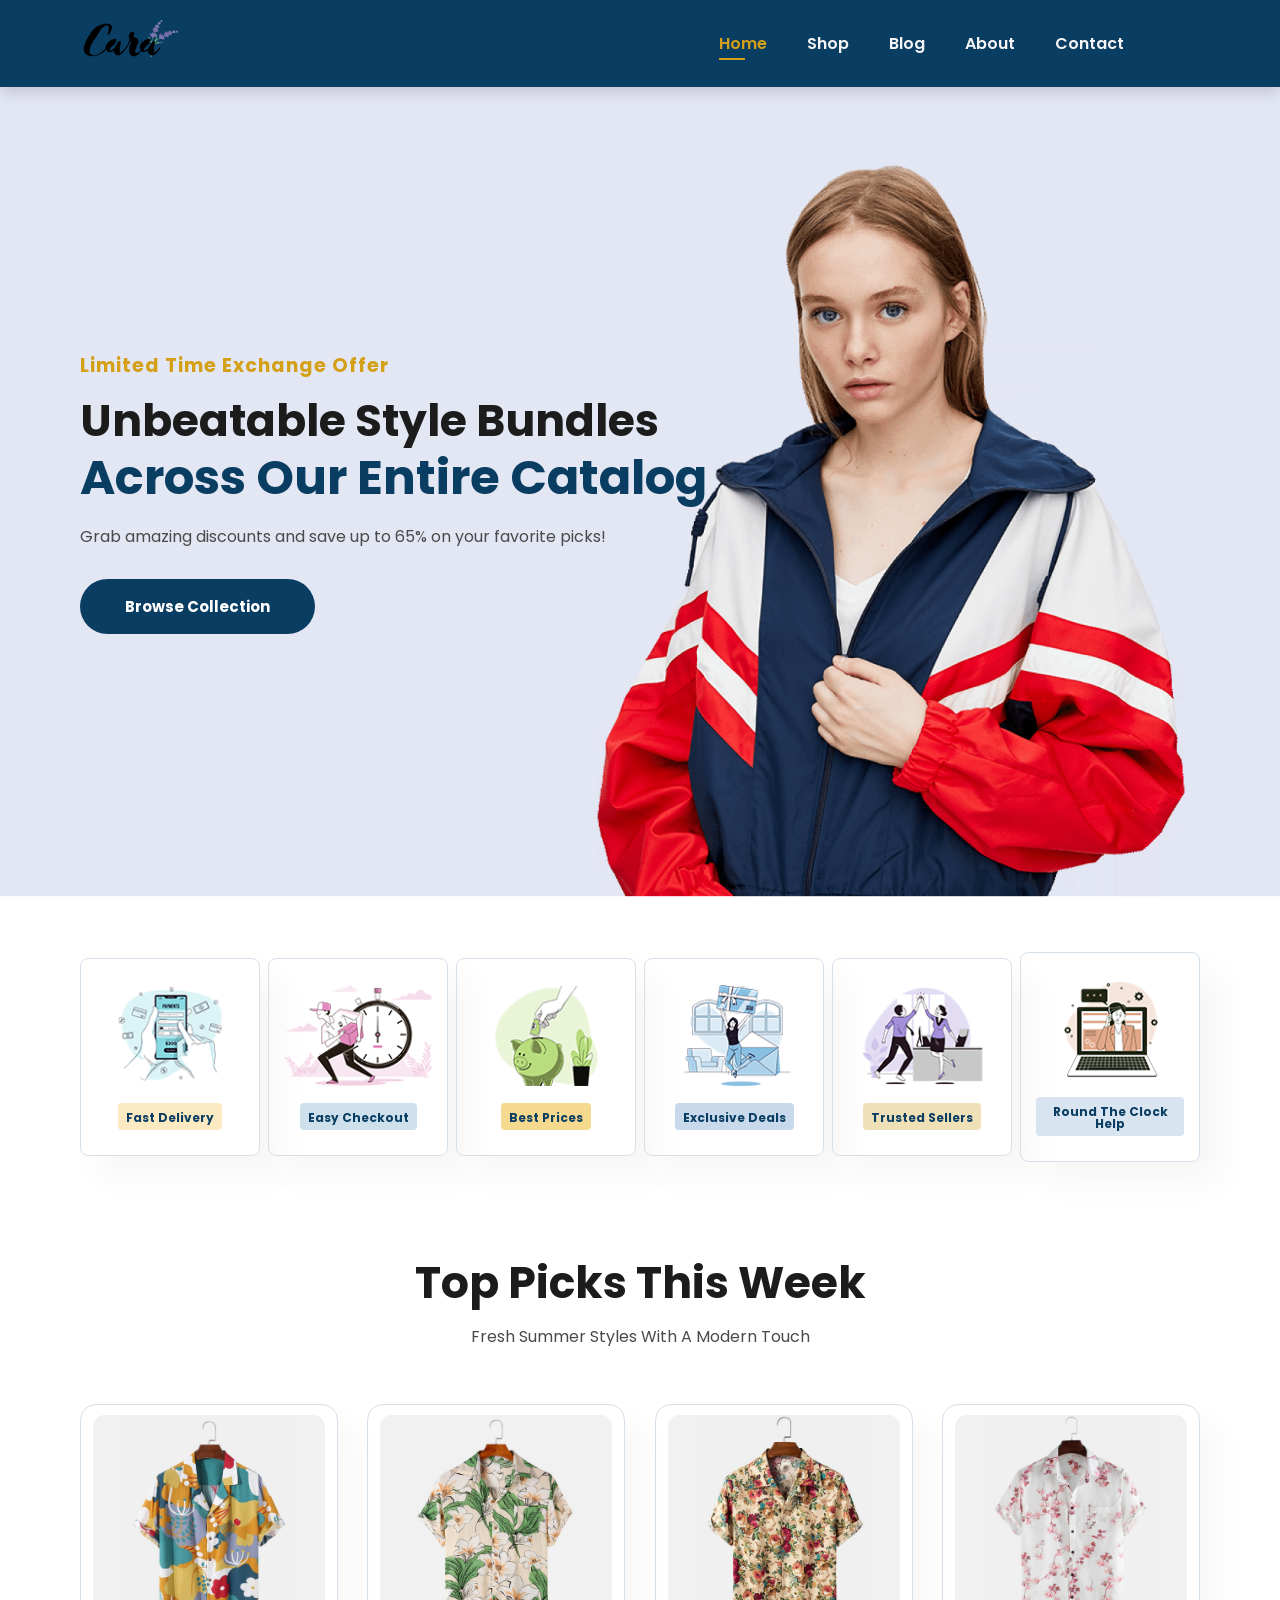
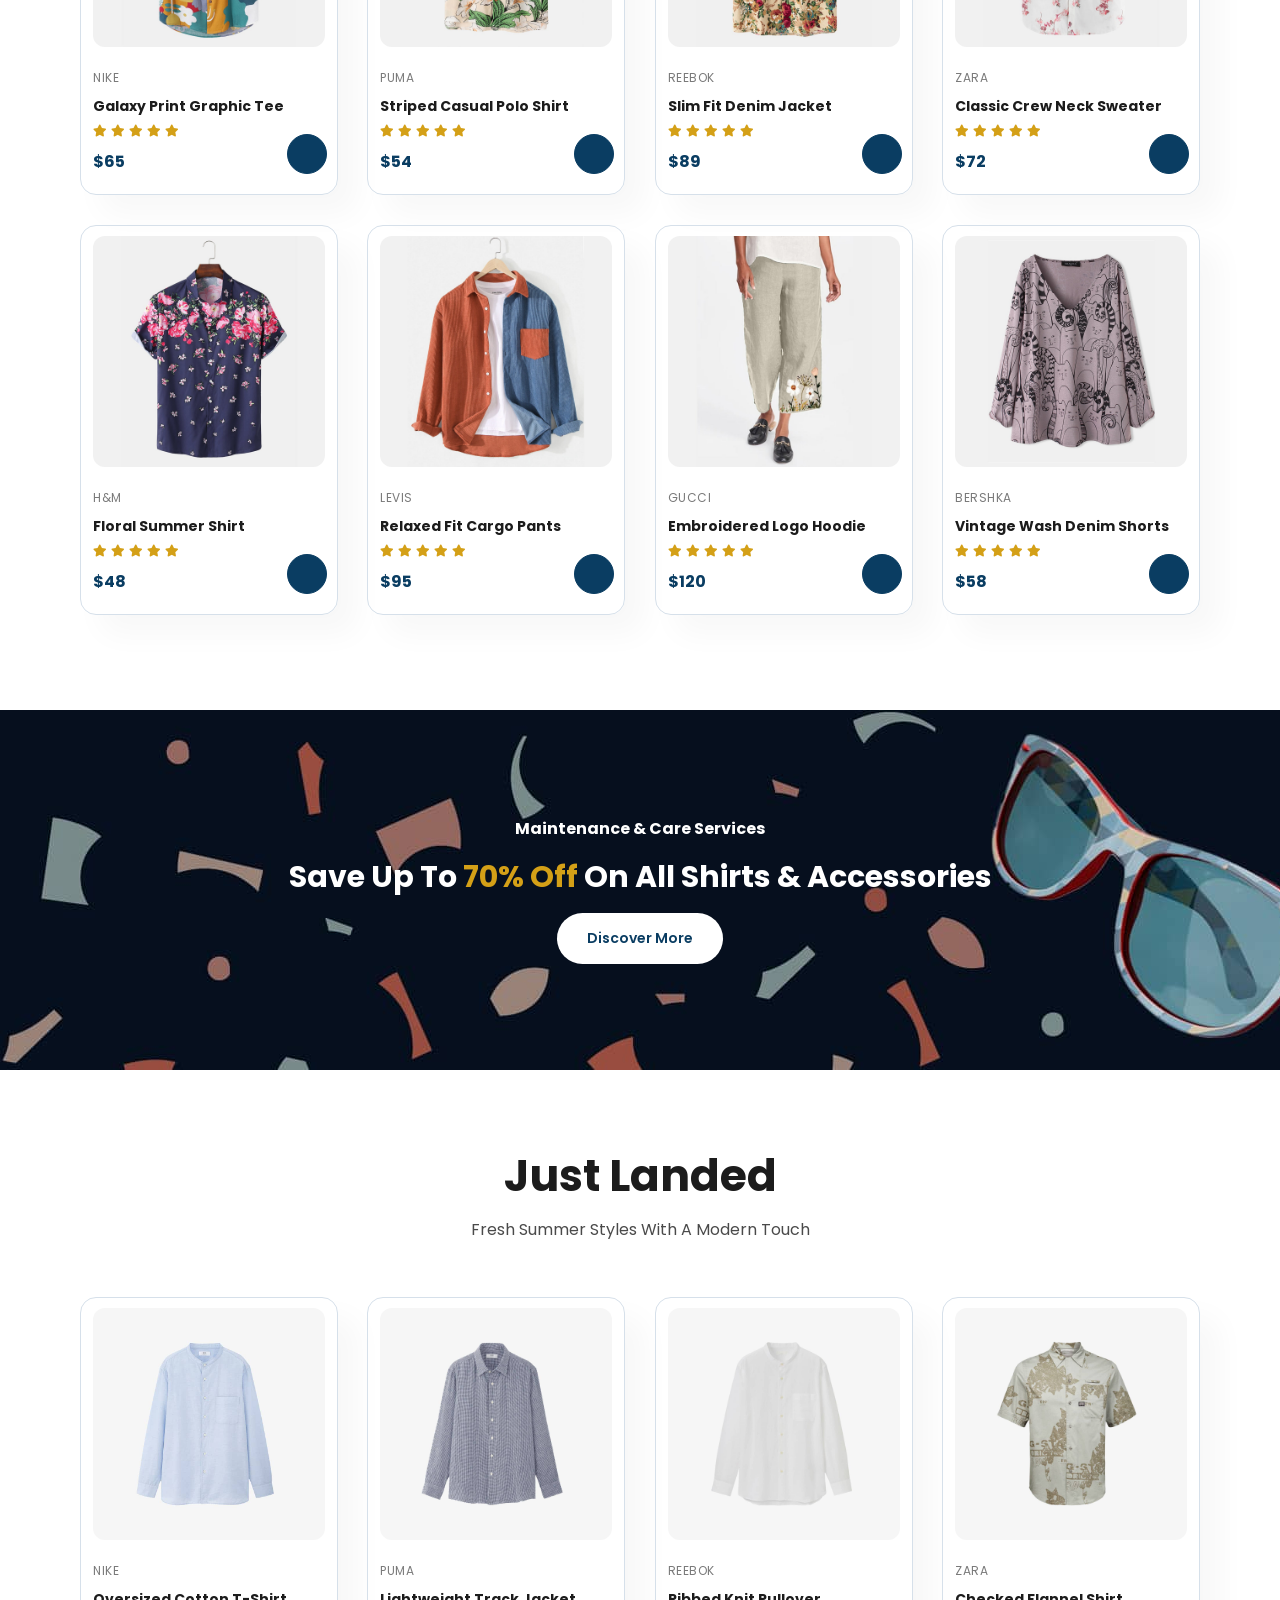
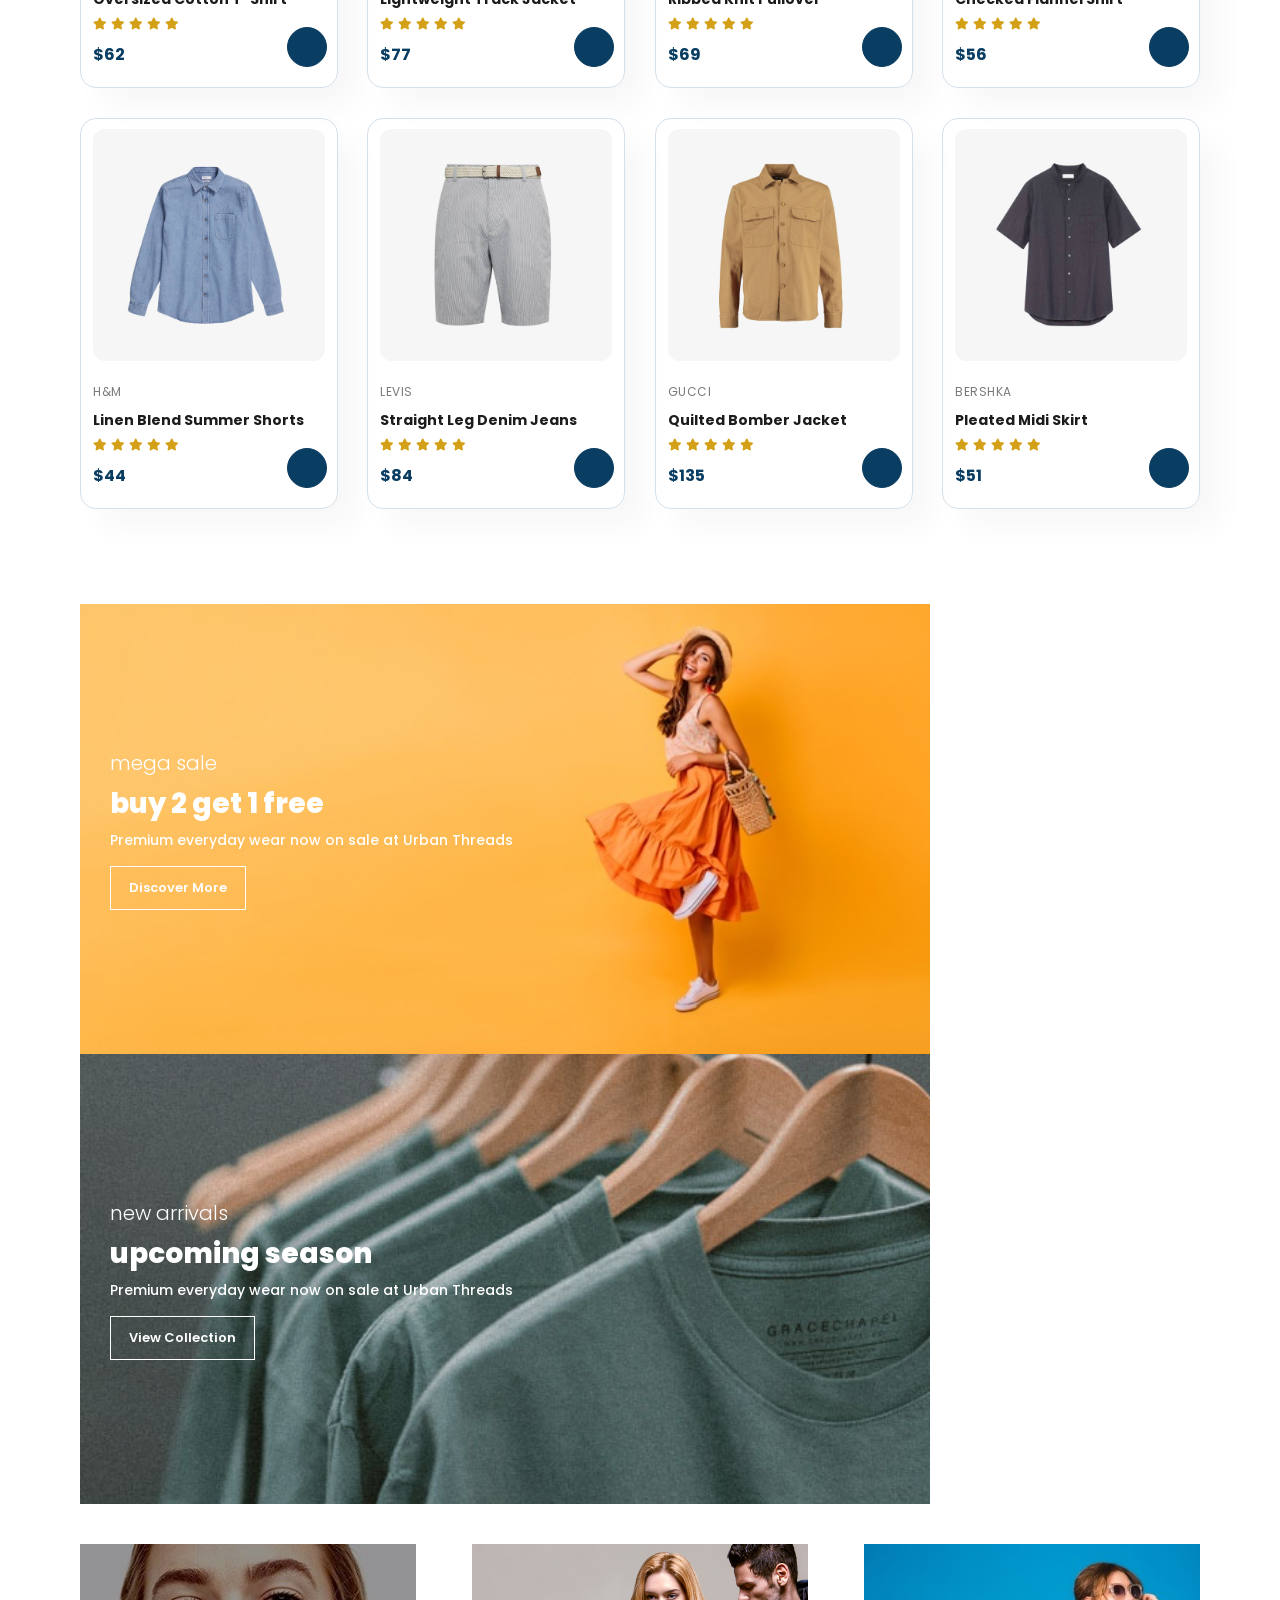
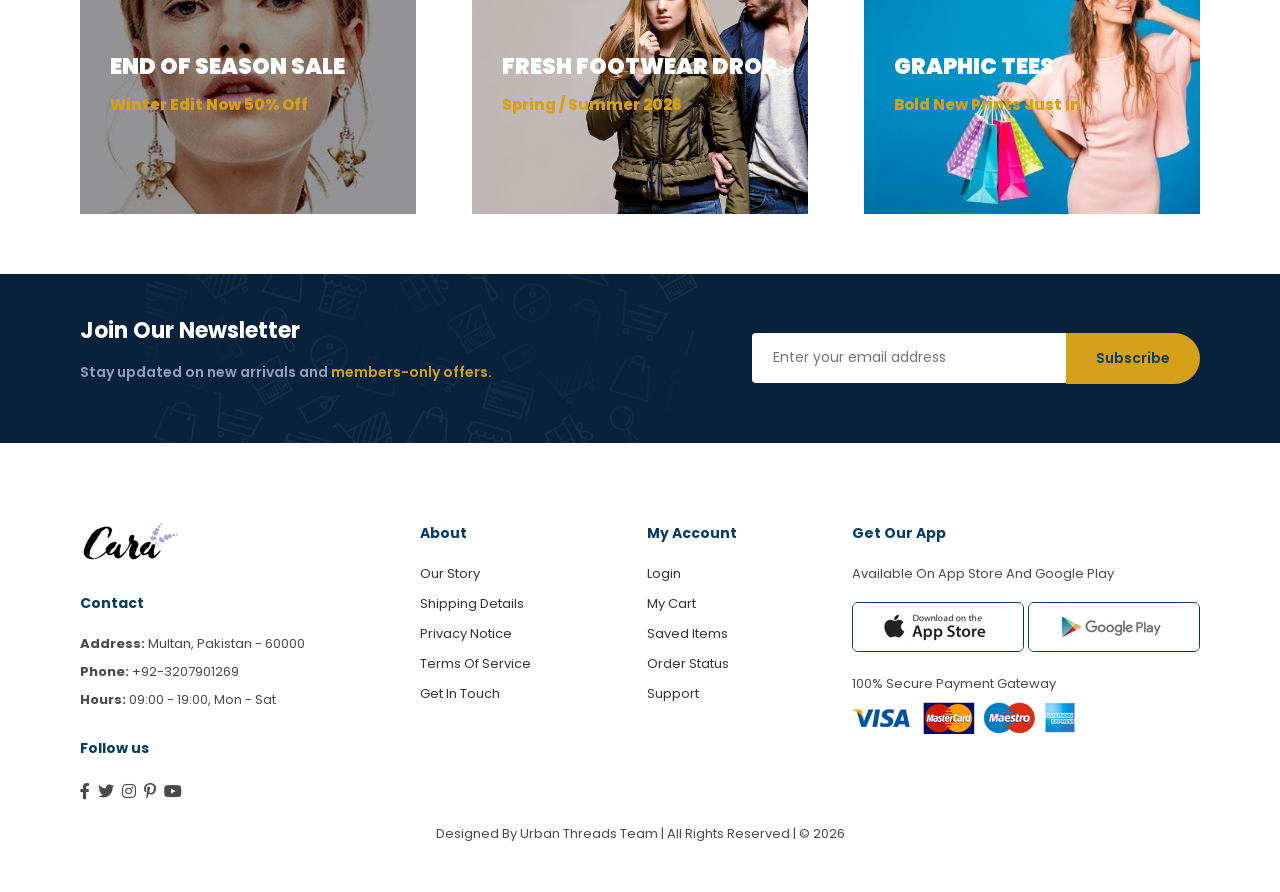
<file: index.html>
<!DOCTYPE html>
<html lang="en">

<head>
    <meta charset="UTF-8">
    <meta http-equiv="X-UA-Compatible" content="IE=edge">
    <meta name="viewport" content="width=device-width, initial-scale=1.0">
    <title>
        Urban Threads Clothing Store
    </title>

    <!-- font-awesome cdn link -->
    <link rel="stylesheet" href="https://pro.fontawesome.com/releases/v5.10.0/css/all.css"/>

    <!-- custom css file link -->
    <link rel="stylesheet" href="style.css">

</head>

<body>

    <section id="header">
        <a href="#">
            <img src="logo.png" class="logo" alt="">
        </a>
        <div>
            <ul id="navbar">
                <li>
                    <a class="active" href="index.html">
                        Home
                    </a>
                </li>
                <li>
                    <a href="shop.html">
                        Shop
                    </a>
                </li>
                <li>
                    <a href="blog.html">
                        Blog
                    </a>
                </li>
                <li>
                    <a href="about.html">
                        About
                    </a>
                </li>
                <li>
                    <a href="contact.html">
                        Contact
                    </a>
                </li>
                <li id="lg-bag">
                    <a href="cart.html">
                        <i class="far fa-shopping-bag"></i>
                    </a>
                </li>
                <a href="#" id="close">
                    <i class="far fa-times"></i>
                </a>
            </ul>
        </div>
        <div id="mobile">
            <a href="cart.html">
                <i class="far fa-shopping-bag"></i>
            </a>
            <i id="bar" class="fas fa-outdent"></i>
        </div>
    </section>

    <section id="hero">
        <h4>
            Limited Time Exchange Offer
        </h4>
        <h2>
            Unbeatable Style Bundles
        </h2>
        <h1>
            Across Our Entire Catalog
        </h1>
        <p>
            Grab amazing discounts and save up to 65% on your favorite picks!
        </p>
        <button>
            Browse Collection
        </button>
    </section>

    <section id="feature" class="section-p1">
        <div class="fe-box">
            <img src="f1.png" alt="">
            <h6>
                Fast Delivery
            </h6>
        </div>
        <div class="fe-box">
            <img src="f2.png" alt="">
            <h6>
                Easy Checkout
            </h6>
        </div>
        <div class="fe-box">
            <img src="f3.png" alt="">
            <h6>
                Best Prices
            </h6>
        </div>
        <div class="fe-box">
            <img src="f4.png" alt="">
            <h6>
                Exclusive Deals
            </h6>
        </div>
        <div class="fe-box">
            <img src="f5.png" alt="">
            <h6>
                Trusted Sellers
            </h6>
        </div>
        <div class="fe-box">
            <img src="f6.png" alt="">
            <h6>
                Round The Clock Help
            </h6>
        </div>
    </section>

    <section id="product1" class="section-p1">
        <h2>
            Top Picks This Week
        </h2>
        <p>
            Fresh Summer Styles With A Modern Touch
        </p>
        <div class="pro-container">
            <div class="pro">
                <img src="f1.jpg" alt="">
                <div class="des">
                    <span>
                        nike
                    </span>
                    <h5>
                        Galaxy Print Graphic Tee
                    </h5>
                    <div class="star">
                        <i class="fas fa-star"></i>
                        <i class="fas fa-star"></i>
                        <i class="fas fa-star"></i>
                        <i class="fas fa-star"></i>
                        <i class="fas fa-star"></i>
                    </div>
                    <h4>
                        $65
                    </h4>
                </div>
                <a href="#">
                    <i class="fas fa-shopping-cart cart"></i>
                </a>
            </div>
            <div class="pro">
                <img src="f2.jpg" alt="">
                <div class="des">
                    <span>
                        puma
                    </span>
                    <h5>
                        Striped Casual Polo Shirt
                    </h5>
                    <div class="star">
                        <i class="fas fa-star"></i>
                        <i class="fas fa-star"></i>
                        <i class="fas fa-star"></i>
                        <i class="fas fa-star"></i>
                        <i class="fas fa-star"></i>
                    </div>
                    <h4>
                        $54
                    </h4>
                </div>
                <a href="#">
                    <i class="fas fa-shopping-cart cart"></i>
                </a>
            </div>
            <div class="pro">
                <img src="f3.jpg" alt="">
                <div class="des">
                    <span>
                        reebok
                    </span>
                    <h5>
                        Slim Fit Denim Jacket
                    </h5>
                    <div class="star">
                        <i class="fas fa-star"></i>
                        <i class="fas fa-star"></i>
                        <i class="fas fa-star"></i>
                        <i class="fas fa-star"></i>
                        <i class="fas fa-star"></i>
                    </div>
                    <h4>
                        $89
                    </h4>
                </div>
                <a href="#">
                    <i class="fas fa-shopping-cart cart"></i>
                </a>
            </div>
            <div class="pro">
                <img src="f4.jpg" alt="">
                <div class="des">
                    <span>
                        zara
                    </span>
                    <h5>
                        Classic Crew Neck Sweater
                    </h5>
                    <div class="star">
                        <i class="fas fa-star"></i>
                        <i class="fas fa-star"></i>
                        <i class="fas fa-star"></i>
                        <i class="fas fa-star"></i>
                        <i class="fas fa-star"></i>
                    </div>
                    <h4>
                        $72
                    </h4>
                </div>
                <a href="#">
                    <i class="fas fa-shopping-cart cart"></i>
                </a>
            </div>
            <div class="pro">
                <img src="f5.jpg" alt="">
                <div class="des">
                    <span>
                        h&m
                    </span>
                    <h5>
                        Floral Summer Shirt
                    </h5>
                    <div class="star">
                        <i class="fas fa-star"></i>
                        <i class="fas fa-star"></i>
                        <i class="fas fa-star"></i>
                        <i class="fas fa-star"></i>
                        <i class="fas fa-star"></i>
                    </div>
                    <h4>
                        $48
                    </h4>
                </div>
                <a href="#">
                    <i class="fas fa-shopping-cart cart"></i>
                </a>
            </div>
            <div class="pro">
                <img src="f6.jpg" alt="">
                <div class="des">
                    <span>
                        levis
                    </span>
                    <h5>
                        Relaxed Fit Cargo Pants
                    </h5>
                    <div class="star">
                        <i class="fas fa-star"></i>
                        <i class="fas fa-star"></i>
                        <i class="fas fa-star"></i>
                        <i class="fas fa-star"></i>
                        <i class="fas fa-star"></i>
                    </div>
                    <h4>
                        $95
                    </h4>
                </div>
                <a href="#">
                    <i class="fas fa-shopping-cart cart"></i>
                </a>
            </div>
            <div class="pro">
                <img src="f7.jpg" alt="">
                <div class="des">
                    <span>
                        gucci
                    </span>
                    <h5>
                        Embroidered Logo Hoodie
                    </h5>
                    <div class="star">
                        <i class="fas fa-star"></i>
                        <i class="fas fa-star"></i>
                        <i class="fas fa-star"></i>
                        <i class="fas fa-star"></i>
                        <i class="fas fa-star"></i>
                    </div>
                    <h4>
                        $120
                    </h4>
                </div>
                <a href="#">
                    <i class="fas fa-shopping-cart cart"></i>
                </a>
            </div>
            <div class="pro">
                <img src="f8.jpg" alt="">
                <div class="des">
                    <span>
                        bershka
                    </span>
                    <h5>
                        Vintage Wash Denim Shorts
                    </h5>
                    <div class="star">
                        <i class="fas fa-star"></i>
                        <i class="fas fa-star"></i>
                        <i class="fas fa-star"></i>
                        <i class="fas fa-star"></i>
                        <i class="fas fa-star"></i>
                    </div>
                    <h4>
                        $58
                    </h4>
                </div>
                <a href="#">
                    <i class="fas fa-shopping-cart cart"></i>
                </a>
            </div>
        </div>
    </section>

    <section id="banner" class="section-m1">
        <h4>
            Maintenance & Care Services
        </h4>
        <h2>
            Save Up To <span>70% Off</span> On All Shirts & Accessories
        </h2>
        <button class="normal">
            Discover More
        </button>
    </section>

    <section id="product1" class="section-p1">
        <h2>
            Just Landed
        </h2>
        <p>
            Fresh Summer Styles With A Modern Touch
        </p>
        <div class="pro-container">
            <div class="pro">
                <img src="n1.jpg" alt="">
                <div class="des">
                    <span>
                        nike
                    </span>
                    <h5>
                        Oversized Cotton T-Shirt
                    </h5>
                    <div class="star">
                        <i class="fas fa-star"></i>
                        <i class="fas fa-star"></i>
                        <i class="fas fa-star"></i>
                        <i class="fas fa-star"></i>
                        <i class="fas fa-star"></i>
                    </div>
                    <h4>
                        $62
                    </h4>
                </div>
                <a href="#">
                    <i class="fas fa-shopping-cart cart"></i>
                </a>
            </div>
            <div class="pro">
                <img src="n2.jpg" alt="">
                <div class="des">
                    <span>
                        puma
                    </span>
                    <h5>
                        Lightweight Track Jacket
                    </h5>
                    <div class="star">
                        <i class="fas fa-star"></i>
                        <i class="fas fa-star"></i>
                        <i class="fas fa-star"></i>
                        <i class="fas fa-star"></i>
                        <i class="fas fa-star"></i>
                    </div>
                    <h4>
                        $77
                    </h4>
                </div>
                <a href="#">
                    <i class="fas fa-shopping-cart cart"></i>
                </a>
            </div>
            <div class="pro">
                <img src="n3.jpg" alt="">
                <div class="des">
                    <span>
                        reebok
                    </span>
                    <h5>
                        Ribbed Knit Pullover
                    </h5>
                    <div class="star">
                        <i class="fas fa-star"></i>
                        <i class="fas fa-star"></i>
                        <i class="fas fa-star"></i>
                        <i class="fas fa-star"></i>
                        <i class="fas fa-star"></i>
                    </div>
                    <h4>
                        $69
                    </h4>
                </div>
                <a href="#">
                    <i class="fas fa-shopping-cart cart"></i>
                </a>
            </div>
            <div class="pro">
                <img src="n4.jpg" alt="">
                <div class="des">
                    <span>
                        zara
                    </span>
                    <h5>
                        Checked Flannel Shirt
                    </h5>
                    <div class="star">
                        <i class="fas fa-star"></i>
                        <i class="fas fa-star"></i>
                        <i class="fas fa-star"></i>
                        <i class="fas fa-star"></i>
                        <i class="fas fa-star"></i>
                    </div>
                    <h4>
                        $56
                    </h4>
                </div>
                <a href="#">
                    <i class="fas fa-shopping-cart cart"></i>
                </a>
            </div>
            <div class="pro">
                <img src="n5.jpg" alt="">
                <div class="des">
                    <span>
                        h&m
                    </span>
                    <h5>
                        Linen Blend Summer Shorts
                    </h5>
                    <div class="star">
                        <i class="fas fa-star"></i>
                        <i class="fas fa-star"></i>
                        <i class="fas fa-star"></i>
                        <i class="fas fa-star"></i>
                        <i class="fas fa-star"></i>
                    </div>
                    <h4>
                        $44
                    </h4>
                </div>
                <a href="#">
                    <i class="fas fa-shopping-cart cart"></i>
                </a>
            </div>
            <div class="pro">
                <img src="n6.jpg" alt="">
                <div class="des">
                    <span>
                        levis
                    </span>
                    <h5>
                        Straight Leg Denim Jeans
                    </h5>
                    <div class="star">
                        <i class="fas fa-star"></i>
                        <i class="fas fa-star"></i>
                        <i class="fas fa-star"></i>
                        <i class="fas fa-star"></i>
                        <i class="fas fa-star"></i>
                    </div>
                    <h4>
                        $84
                    </h4>
                </div>
                <a href="#">
                    <i class="fas fa-shopping-cart cart"></i>
                </a>
            </div>
            <div class="pro">
                <img src="n7.jpg" alt="">
                <div class="des">
                    <span>
                        gucci
                    </span>
                    <h5>
                        Quilted Bomber Jacket
                    </h5>
                    <div class="star">
                        <i class="fas fa-star"></i>
                        <i class="fas fa-star"></i>
                        <i class="fas fa-star"></i>
                        <i class="fas fa-star"></i>
                        <i class="fas fa-star"></i>
                    </div>
                    <h4>
                        $135
                    </h4>
                </div>
                <a href="#">
                    <i class="fas fa-shopping-cart cart"></i>
                </a>
            </div>
            <div class="pro">
                <img src="n8.jpg" alt="">
                <div class="des">
                    <span>
                        bershka
                    </span>
                    <h5>
                        Pleated Midi Skirt
                    </h5>
                    <div class="star">
                        <i class="fas fa-star"></i>
                        <i class="fas fa-star"></i>
                        <i class="fas fa-star"></i>
                        <i class="fas fa-star"></i>
                        <i class="fas fa-star"></i>
                    </div>
                    <h4>
                        $51
                    </h4>
                </div>
                <a href="#">
                    <i class="fas fa-shopping-cart cart"></i>
                </a>
            </div>
        </div>
    </section>

    <section id="sm-banner" class="section-p1">
        <div class="banner-box">
            <h4>
                mega sale
            </h4>
            <h2>
                buy 2 get 1 free
            </h2>
            <span>
                Premium everyday wear now on sale at Urban Threads
            </span>
            <button class="white">
                Discover More
            </button>
        </div>
        <div class="banner-box">
            <h4>
                new arrivals</h4>
            <h2>
                upcoming season
            </h2>
            <span>
                Premium everyday wear now on sale at Urban Threads
            </span>
            <button class="white">
                View Collection
            </button>
        </div>
    </section>

    <section id="banner3">
        <div class="banner-box">
            <h2>
                END OF SEASON SALE
            </h2>
            <h3>
                Winter Edit Now 50% Off
            </h3>
        </div>
        <div class="banner-box">
            <h2>
                FRESH FOOTWEAR DROP
            </h2>
            <h3>
                Spring / Summer 2026
            </h3>
        </div>
        <div class="banner-box">
            <h2>
                GRAPHIC TEES
            </h2>
            <h3>
                Bold New Prints Just In
            </h3>
        </div>
    </section>

    <section id="newsletter" class="section-p1 section-m1">
        <div class="newstext">
            <h4>
                Join Our Newsletter
            </h4>
            <p>
                Stay updated on new arrivals and <span>members-only offers.</span>
            </p>
        </div>
        <div class="form">
            <input type="text" placeholder="Enter your email address">
            <button class="normal">
                Subscribe
            </button>
        </div>
    </section>

    <footer class="section-p1">
        <div class="col">
            <img class="logo" src="logo.png" alt="">
            <h4>
                Contact
            </h4>
            <p>
                <strong>Address:</strong> Multan, Pakistan - 60000
            </p>
            <p>
                <strong>Phone:</strong> +92-3207901269
            </p>
            <p>
                <strong>Hours:</strong> 09:00 - 19:00, Mon - Sat
            </p>
            <div class="follow">
                <h4>
                    Follow us
                </h4>
                <div class="icon">
                    <i class="fab fa-facebook-f"></i>
                    <i class="fab fa-twitter"></i>
                    <i class="fab fa-instagram"></i>
                    <i class="fab fa-pinterest-p"></i>
                    <i class="fab fa-youtube"></i>
                </div>
            </div>
        </div>
        <div class="col">
            <h4>
                About
            </h4>
            <a href="#">
                Our Story
            </a>
            <a href="#">
                Shipping Details
            </a>
            <a href="#">
                Privacy Notice
            </a>
            <a href="#">
                Terms Of Service
            </a>
            <a href="#">
                Get In Touch
            </a>
        </div>
        <div class="col">
            <h4>
                My Account
            </h4>
            <a href="#">
                Login
            </a>
            <a href="#">
                My Cart
            </a>
            <a href="#">
                Saved Items
            </a>
            <a href="#">
                Order Status
            </a>
            <a href="#">
                Support
            </a>
        </div>
        <div class="col install">
            <h4>
                Get Our App
            </h4>
            <p>
                Available On App Store And Google Play
            </p>
            <div class="row">
                <img src="app.jpg" alt="">
                <img src="play.jpg" alt="">
            </div>
            <p>
                100% Secure Payment Gateway
            </p>
            <img src="pay.png" alt="">
        </div>
        <div class="copyright">
            <p>
                Designed By Urban Threads Team | All Rights Reserved | &#169; 2026
            </p>
        </div>
    </footer>

    <!-- javascript script file link -->
    <script src="script.js"></script>

</body>

</html>
</file>
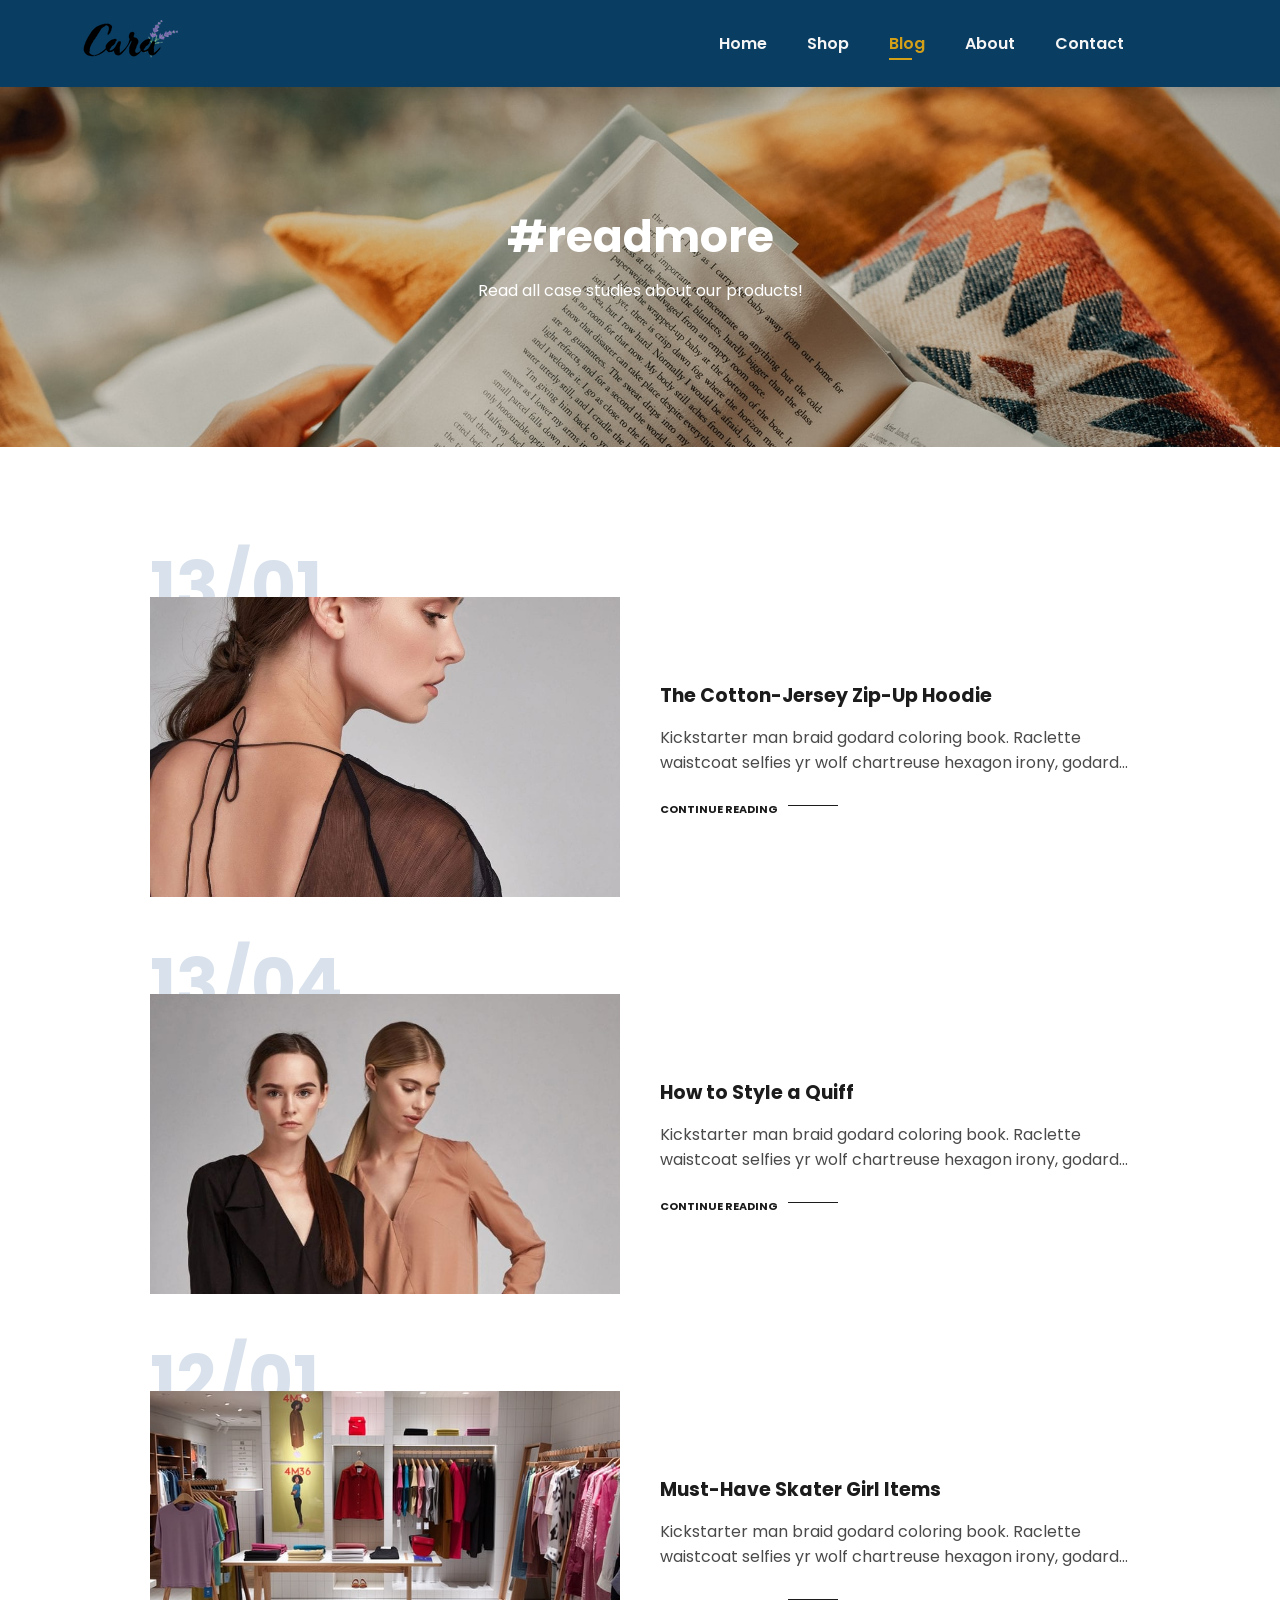
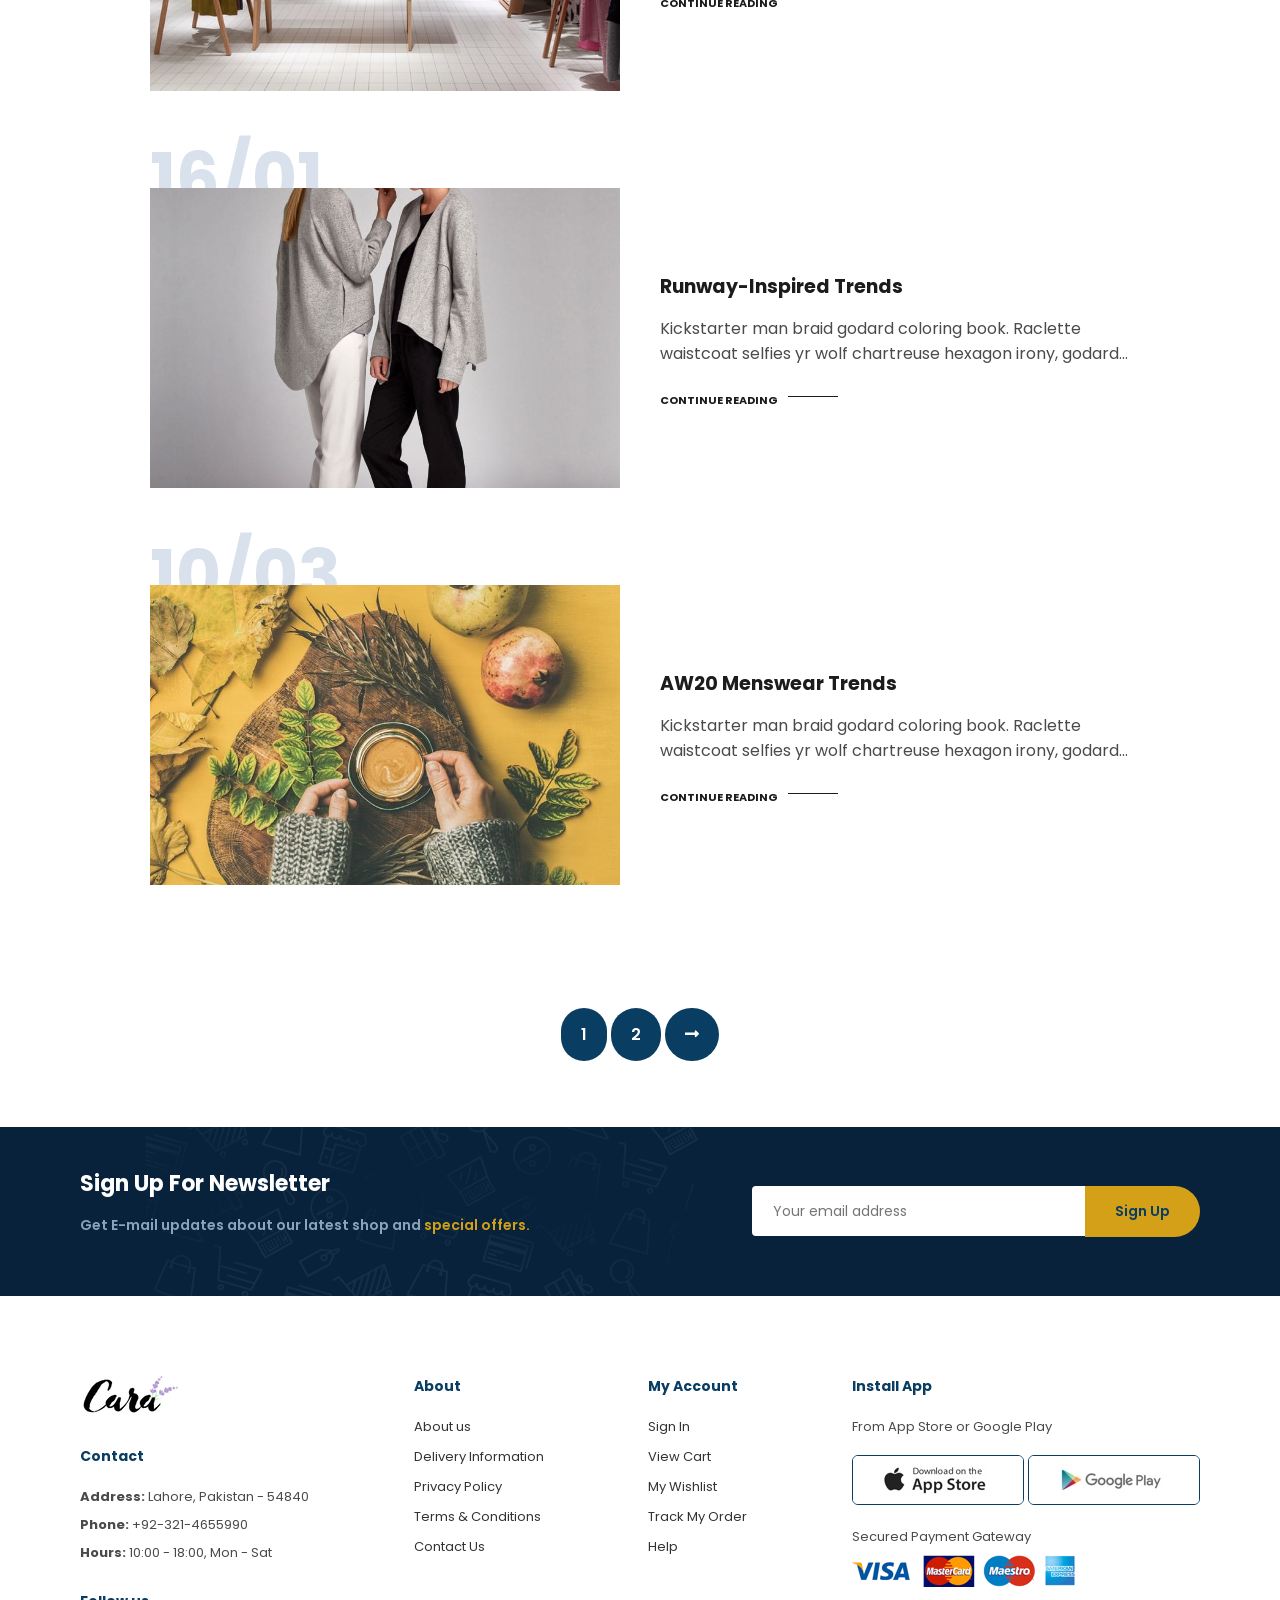
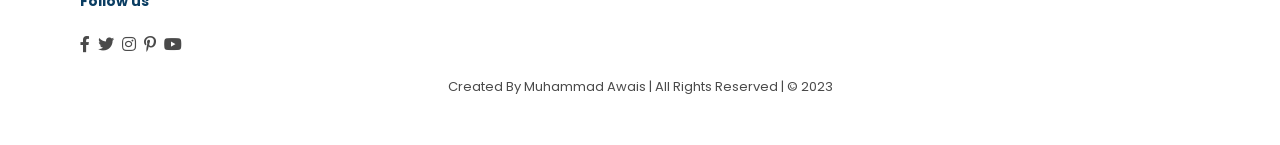
<file: blog.html>
<!DOCTYPE html>
<html lang="en">

<head>
    <meta charset="UTF-8">
    <meta http-equiv="X-UA-Compatible" content="IE=edge">
    <meta name="viewport" content="width=device-width, initial-scale=1.0">
    <title>e-commerce website</title>

    <!-- font-awesome cdn link -->
    <link rel="stylesheet" href="https://pro.fontawesome.com/releases/v5.10.0/css/all.css" />

    <!-- custom css file link -->
    <link rel="stylesheet" href="style.css">

</head>

<body>

    <section id="header">
        <a href="#"><img src="logo.png" class="logo" alt=""></a>
        <div>
            <ul id="navbar">
                <li><a href="index.html">Home</a></li>
                <li><a href="shop.html">Shop</a></li>
                <li><a class="active" href="blog.html">Blog</a></li>
                <li><a href="about.html">About</a></li>
                <li><a href="contact.html">Contact</a></li>
                <li id="lg-bag"><a href="cart.html"><i class="far fa-shopping-bag"></i></a></li>
                <a href="#" id="close"><i class="far fa-times"></i></a>
            </ul>
        </div>
        <div id="mobile">
            <a href="cart.html"><i class="far fa-shopping-bag"></i></a>
            <i id="bar" class="fas fa-outdent"></i>
        </div>
    </section>

    <section id="page-header" class="blog-header">
        <h2>#readmore</h2>
        <p>Read all case studies about our products!</p>
    </section>

    <section id="blog">
        <div class="blog-box">
            <div class="blog-img">
                <img src="b11.jpg" alt="">
            </div>
            <div class="blog-details">
                <h4>The Cotton-Jersey Zip-Up Hoodie</h4>
                <p>Kickstarter man braid godard coloring book. Raclette waistcoat selfies
                    yr wolf chartreuse hexagon irony, godard...
                </p>
                <a href="#">CONTINUE READING</a>
            </div>
            <h1>13/01</h1>
        </div>
        <div class="blog-box">
            <div class="blog-img">
                <img src="b22.jpg" alt="">
            </div>
            <div class="blog-details">
                <h4>How to Style a Quiff</h4>
                <p>Kickstarter man braid godard coloring book. Raclette waistcoat selfies
                    yr wolf chartreuse hexagon irony, godard...
                </p>
                <a href="#">CONTINUE READING</a>
            </div>
            <h1>13/04</h1>
        </div>
        <div class="blog-box">
            <div class="blog-img">
                <img src="b3.jpg" alt="">
            </div>
            <div class="blog-details">
                <h4>Must-Have Skater Girl Items</h4>
                <p>Kickstarter man braid godard coloring book. Raclette waistcoat selfies
                    yr wolf chartreuse hexagon irony, godard...
                </p>
                <a href="#">CONTINUE READING</a>
            </div>
            <h1>12/01</h1>
        </div>
        <div class="blog-box">
            <div class="blog-img">
                <img src="b44.jpg" alt="">
            </div>
            <div class="blog-details">
                <h4>Runway-Inspired Trends</h4>
                <p>Kickstarter man braid godard coloring book. Raclette waistcoat selfies
                    yr wolf chartreuse hexagon irony, godard...
                </p>
                <a href="#">CONTINUE READING</a>
            </div>
            <h1>16/01</h1>
        </div>
        <div class="blog-box">
            <div class="blog-img">
                <img src="b6.jpg" alt="">
            </div>
            <div class="blog-details">
                <h4>AW20 Menswear Trends</h4>
                <p>Kickstarter man braid godard coloring book. Raclette waistcoat selfies
                    yr wolf chartreuse hexagon irony, godard...
                </p>
                <a href="#">CONTINUE READING</a>
            </div>
            <h1>10/03</h1>
        </div>
    </section>

    <section id="pagination" class="section-p1">
        <a href="#">1</a>
        <a href="#">2</a>
        <a href="#"><i class="fas fa-long-arrow-alt-right"></i></a>
    </section>

    <section id="newsletter" class="section-p1 section-m1">
        <div class="newstext">
            <h4>Sign Up For Newsletter</h4>
            <p>Get E-mail updates about our latest shop and <span>special offers.</span></p>
        </div>
        <div class="form">
            <input type="text" placeholder="Your email address">
            <button class="normal">Sign Up</button>
        </div>
    </section>

    <footer class="section-p1">
        <div class="col">
            <img class="logo" src="logo.png" alt="">
            <h4>Contact</h4>
            <p><strong>Address:</strong> Lahore, Pakistan - 54840</p>
            <p><strong>Phone:</strong> +92-321-4655990</p>
            <p><strong>Hours:</strong> 10:00 - 18:00, Mon - Sat</p>
            <div class="follow">
                <h4>Follow us</h4>
                <div class="icon">
                    <i class="fab fa-facebook-f"></i>
                    <i class="fab fa-twitter"></i>
                    <i class="fab fa-instagram"></i>
                    <i class="fab fa-pinterest-p"></i>
                    <i class="fab fa-youtube"></i>
                </div>
            </div>
        </div>
        <div class="col">
            <h4>About</h4>
            <a href="#">About us</a>
            <a href="#">Delivery Information</a>
            <a href="#">Privacy Policy</a>
            <a href="#">Terms & Conditions</a>
            <a href="#">Contact Us</a>
        </div>
        <div class="col">
            <h4>My Account</h4>
            <a href="#">Sign In</a>
            <a href="#">View Cart</a>
            <a href="#">My Wishlist</a>
            <a href="#">Track My Order</a>
            <a href="#">Help</a>
        </div>
        <div class="col install">
            <h4>Install App</h4>
            <p>From App Store or Google Play</p>
            <div class="row">
                <img src="app.jpg" alt="">
                <img src="play.jpg" alt="">
            </div>
            <p>Secured Payment Gateway</p>
            <img src="pay.png" alt="">
        </div>
        <div class="copyright">
            <p>Created By Muhammad Awais | All Rights Reserved | &#169; 2023</p>
        </div>
    </footer>

    <!-- javascript script file link -->
    <script src="script.js"></script>
</body>

</html>
</file>
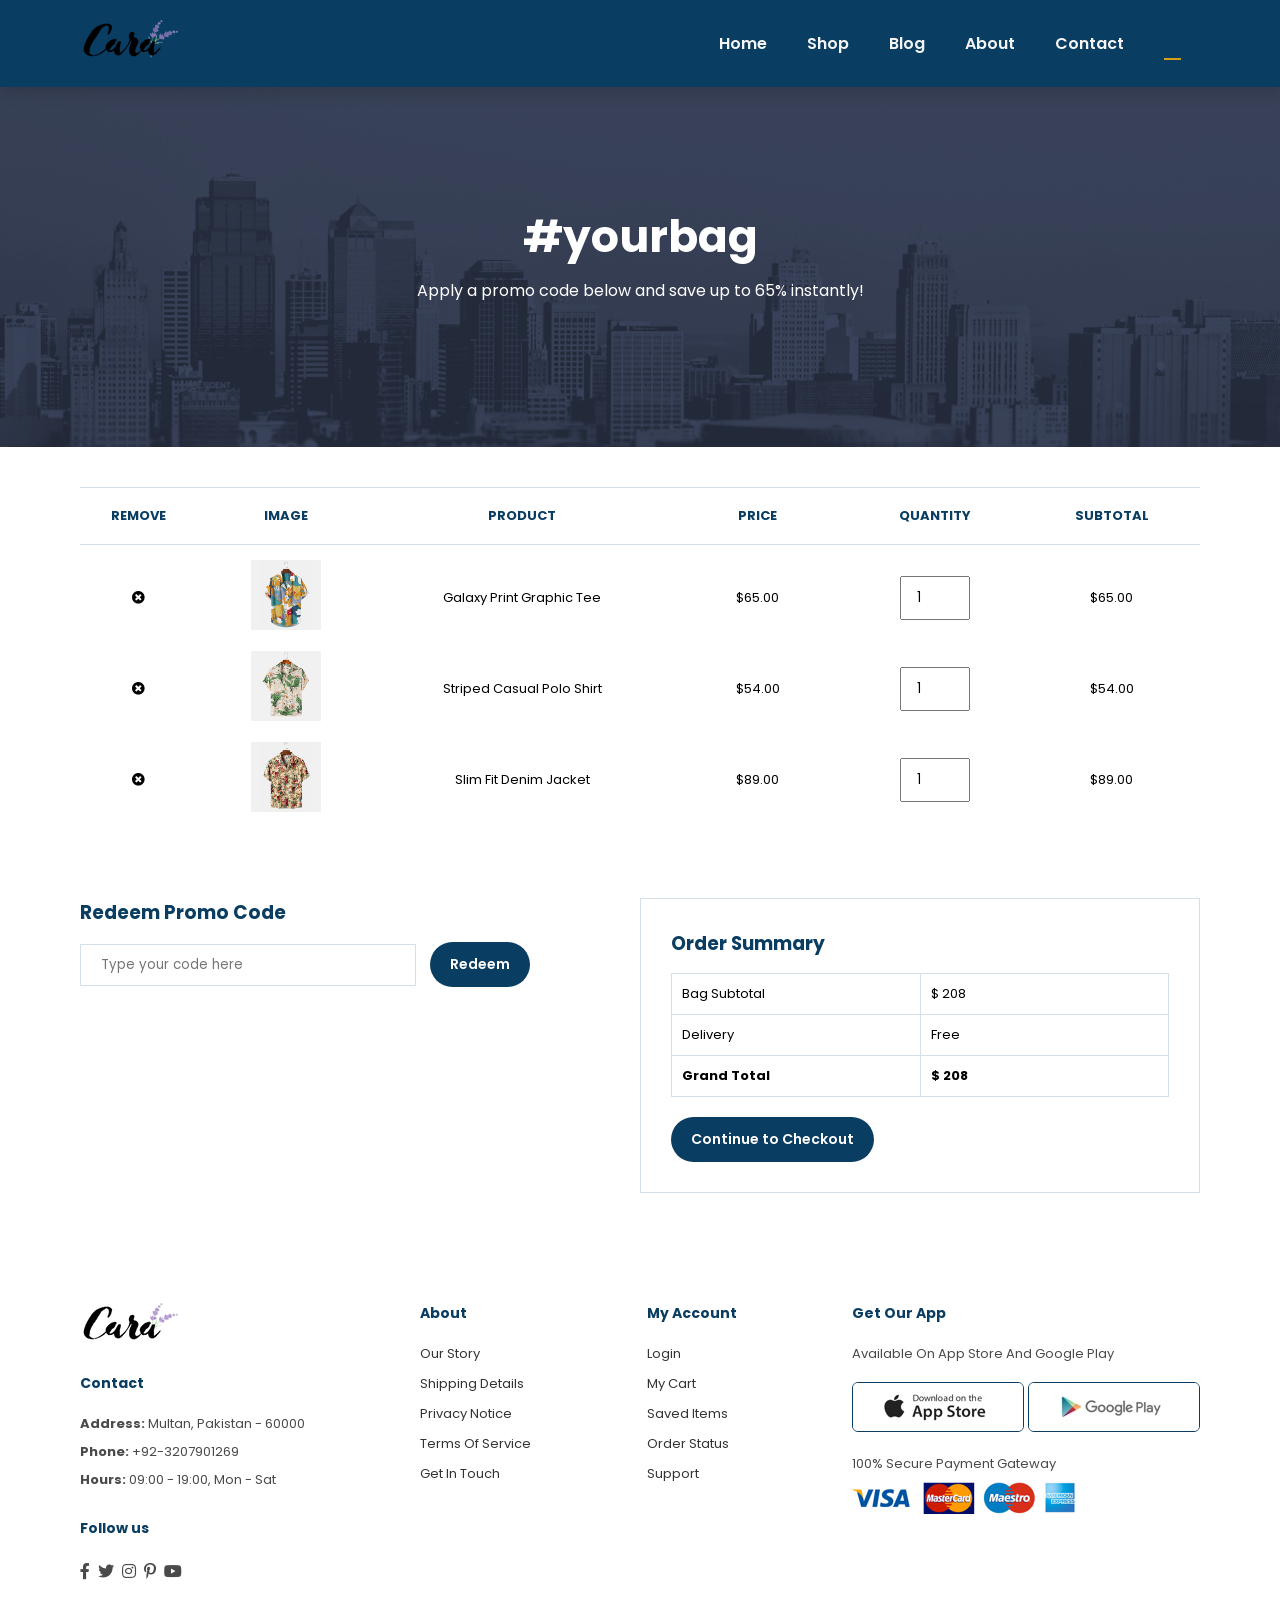
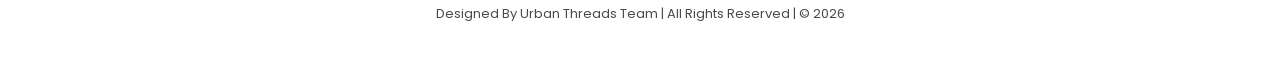
<file: cart.html>
<!DOCTYPE html>
<html lang="en">

<head>
    <meta charset="UTF-8">
    <meta http-equiv="X-UA-Compatible" content="IE=edge">
    <meta name="viewport" content="width=device-width, initial-scale=1.0">
    <title>
        Urban Threads Clothing Store
    </title>

    <!-- font-awesome cdn link -->
    <link rel="stylesheet" href="https://pro.fontawesome.com/releases/v5.10.0/css/all.css" />

    <!-- custom css file link -->
    <link rel="stylesheet" href="style.css">

</head>

<body>

    <section id="header">
        <a href="#">
            <img src="logo.png" class="logo" alt="">
        </a>
        <div>
            <ul id="navbar">
                <li>
                    <a href="index.html">
                        Home
                    </a>
                </li>
                <li>
                    <a href="shop.html">
                        Shop
                    </a>
                </li>
                <li>
                    <a href="blog.html">
                        Blog
                    </a>
                </li>
                <li>
                    <a href="about.html">
                        About
                    </a>
                </li>
                <li>
                    <a href="contact.html">
                        Contact
                    </a>
                </li>
                <li id="lg-bag">
                    <a class="active" href="cart.html">
                        <i class="far fa-shopping-bag"></i>
                    </a>
                </li>
                <a href="#" id="close">
                    <i class="far fa-times"></i>
                </a>
            </ul>
        </div>
        <div id="mobile">
            <a href="cart.html">
                <i class="far fa-shopping-bag"></i>
            </a>
            <i id="bar" class="fas fa-outdent"></i>
        </div>
    </section>

    <section id="page-header" class="about-header">
        <h2>
            #yourbag
        </h2>
        <p>
            Apply a promo code below and save up to 65% instantly!
        </p>
    </section>

    <section id="cart" class="section-p1">
        <table width="100%">
            <thead>
                <tr>
                    <td>
                        Remove
                    </td>
                    <td>
                        Image
                    </td>
                    <td>
                        Product
                    </td>
                    <td>
                        Price
                    </td>
                    <td>
                        Quantity
                    </td>
                    <td>
                        Subtotal
                    </td>
                </tr>
            </thead>
            <tbody>
                <tr>
                    <td>
                        <a href="#">
                            <i class="fas fa-times-circle" style="color:black"></i>
                        </a>
                    </td>
                    <td>
                        <img src="f1.jpg" alt="">
                    </td>
                    <td>
                        Galaxy Print Graphic Tee
                    </td>
                    <td>
                        $65.00
                    </td>
                    <td>
                        <input type="number" value="1">
                    </td>
                    <td>
                        $65.00
                    </td>
                </tr>
                <tr>
                    <td>
                        <a href="#">
                            <i class="fas fa-times-circle" style="color:black"></i>
                        </a>
                    </td>
                    <td>
                        <img src="f2.jpg" alt="">
                    </td>
                    <td>
                        Striped Casual Polo Shirt
                    </td>
                    <td>
                        $54.00
                    </td>
                    <td>
                        <input type="number" value="1">
                    </td>
                    <td>
                        $54.00
                    </td>
                </tr>
                <tr>
                    <td>
                        <a href="#">
                            <i class="fas fa-times-circle" style="color:black"></i>
                        </a>
                    </td>
                    <td>
                        <img src="f3.jpg" alt="">
                    </td>
                    <td>
                        Slim Fit Denim Jacket
                    </td>
                    <td>
                        $89.00
                    </td>
                    <td>
                        <input type="number" value="1">
                    </td>
                    <td>
                        $89.00
                    </td>
                </tr>
            </tbody>
        </table>
    </section>

    <section id="cart-add" class="section-p1">
        <div class="coupon">
            <h3>
                Redeem Promo Code
            </h3>
            <div>
                <input type="text" placeholder="Type your code here">
                <button class="normal">
                    Redeem
                </button>
            </div>
        </div>
        <div class="subtotal">
            <h3>
                Order Summary
            </h3>
            <table>
                <tr>
                    <td>
                        Bag Subtotal
                    </td>
                    <td>
                        $ 208
                    </td>
                </tr>
                <tr>
                    <td>
                        Delivery
                    </td>
                    <td>
                        Free
                    </td>
                </tr>
                <tr>
                    <td>
                        <strong>Grand Total</strong>
                    </td>
                    <td>
                        <strong>$ 208</strong>
                    </td>
                </tr>
            </table>
            <button class="normal">
                Continue to Checkout
            </button>
        </div>
    </section>

    <footer class="section-p1">
        <div class="col">
            <img class="logo" src="logo.png" alt="">
            <h4>
                Contact
            </h4>
            <p>
                <strong>Address:</strong> Multan, Pakistan - 60000
            </p>
            <p>
                <strong>Phone:</strong> +92-3207901269
            </p>
            <p>
                <strong>Hours:</strong> 09:00 - 19:00, Mon - Sat
            </p>
            <div class="follow">
                <h4>
                    Follow us
                </h4>
                <div class="icon">
                    <i class="fab fa-facebook-f"></i>
                    <i class="fab fa-twitter"></i>
                    <i class="fab fa-instagram"></i>
                    <i class="fab fa-pinterest-p"></i>
                    <i class="fab fa-youtube"></i>
                </div>
            </div>
        </div>
        <div class="col">
            <h4>
                About
            </h4>
            <a href="#">
                Our Story
            </a>
            <a href="#">
                Shipping Details
            </a>
            <a href="#">
                Privacy Notice
            </a>
            <a href="#">
                Terms Of Service
            </a>
            <a href="#">
                Get In Touch
            </a>
        </div>
        <div class="col">
            <h4>
                My Account
            </h4>
            <a href="#">
                Login
            </a>
            <a href="#">
                My Cart
            </a>
            <a href="#">
                Saved Items
            </a>
            <a href="#">
                Order Status
            </a>
            <a href="#">
                Support
            </a>
        </div>
        <div class="col install">
            <h4>
                Get Our App
            </h4>
            <p>
                Available On App Store And Google Play
            </p>
            <div class="row">
                <img src="app.jpg" alt="">
                <img src="play.jpg" alt="">
            </div>
            <p>
                100% Secure Payment Gateway
            </p>
            <img src="pay.png" alt="">
        </div>
        <div class="copyright">
            <p>
                Designed By Urban Threads Team | All Rights Reserved | &#169; 2026
            </p>
        </div>
    </footer>

    <!-- javascript script file link -->
    <script src="script.js"></script>

</body>

</html>
</file>
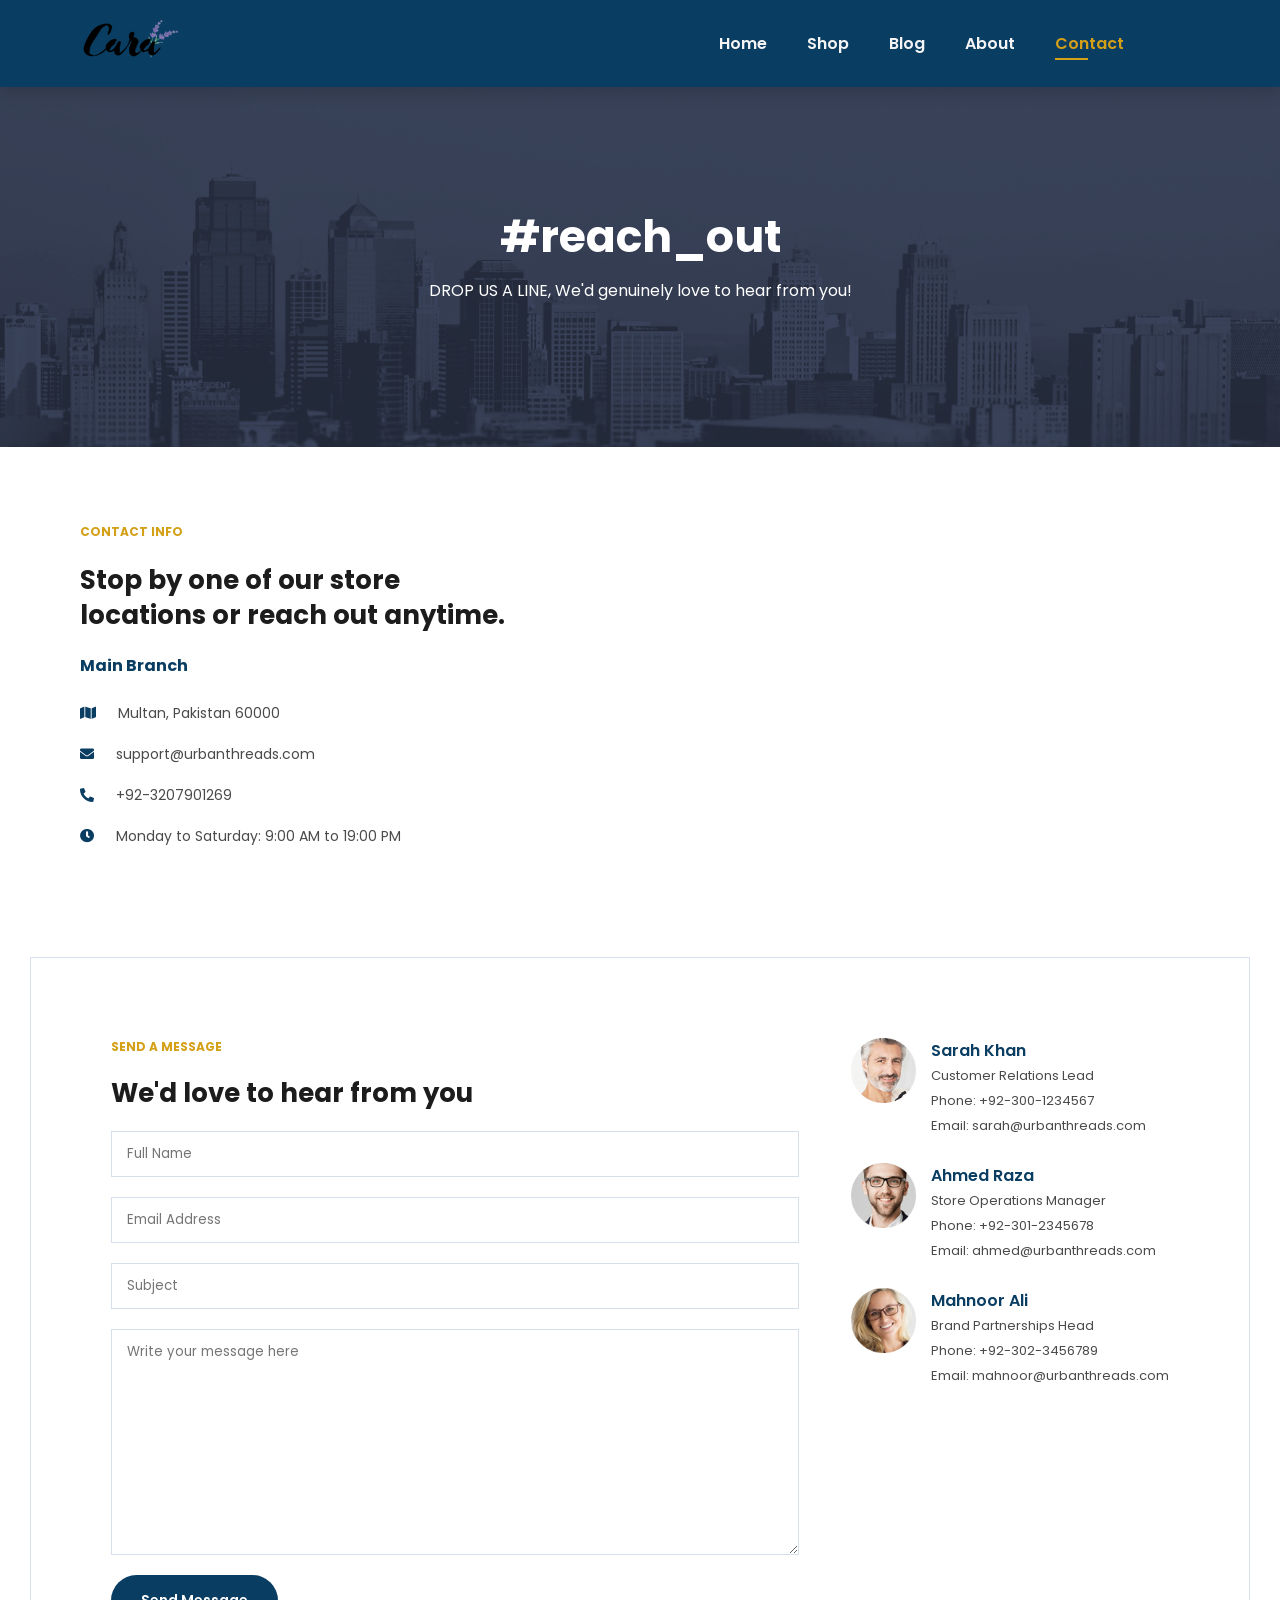
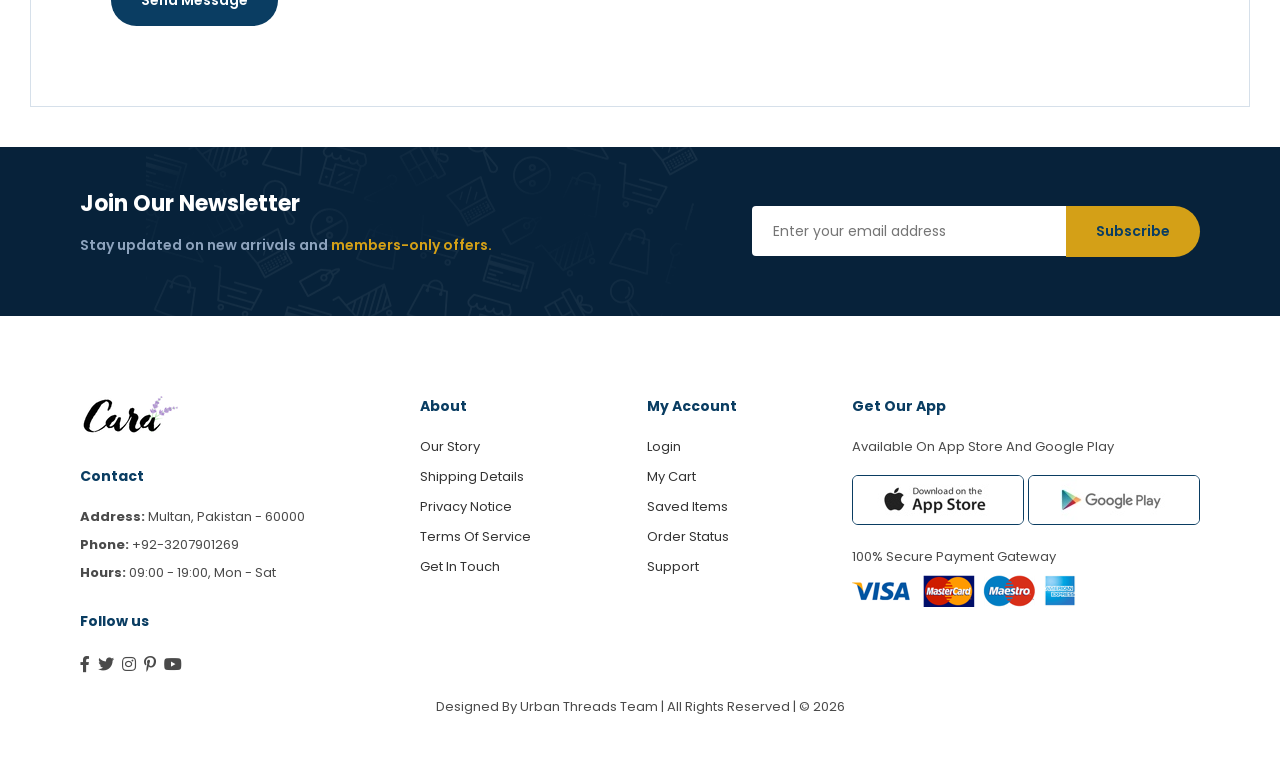
<file: contact.html>
<!DOCTYPE html>
<html lang="en">

<head>
    <meta charset="UTF-8">
    <meta http-equiv="X-UA-Compatible" content="IE=edge">
    <meta name="viewport" content="width=device-width, initial-scale=1.0">
    <title>
        Urban Threads Clothing Store
    </title>

    <!-- font-awesome cdn link -->
    <link rel="stylesheet" href="https://pro.fontawesome.com/releases/v5.10.0/css/all.css" />

    <!-- custom css file link -->
    <link rel="stylesheet" href="style.css">

</head>

<body>

    <section id="header">
        <a href="#">
            <img src="logo.png" class="logo" alt="">
        </a>
        <div>
            <ul id="navbar">
                <li>
                    <a href="index.html">
                        Home
                    </a>
                </li>
                <li>
                    <a href="shop.html">
                        Shop
                    </a>
                </li>
                <li>
                    <a href="blog.html">
                        Blog
                    </a>
                </li>
                <li>
                    <a href="about.html">
                        About
                    </a>
                </li>
                <li>
                    <a class="active" href="contact.html">
                        Contact
                    </a>
                </li>
                <li id="lg-bag">
                    <a href="cart.html">
                        <i class="far fa-shopping-bag"></i>
                    </a>
                </li>
                <a href="#" id="close">
                    <i class="far fa-times"></i>
                </a>
            </ul>
        </div>
        <div id="mobile">
            <a href="cart.html">
                <i class="far fa-shopping-bag"></i>
            </a>
            <i id="bar" class="fas fa-outdent"></i>
        </div>
    </section>

    <section id="page-header" class="about-header">
        <h2>
            #reach_out
        </h2>
        <p>
            DROP US A LINE, We'd genuinely love to hear from you!
        </p>
    </section>

    <section id="contact-details" class="section-p1">
        <div class="details">
            <span>
                CONTACT INFO
            </span>
            <h2>
                Stop by one of our store locations or reach out anytime.
            </h2>
            <h3>
                Main Branch
            </h3>
            <div>
                <li>
                    <i class="fas fa-map"></i>
                    <p>
                        Multan, Pakistan 60000
                    </p>
                </li>
                <li>
                    <i class="fas fa-envelope"></i>
                    <p>
                        support@urbanthreads.com
                    </p>
                </li>
                <li>
                    <i class="fas fa-phone-alt"></i>
                    <p>
                        +92-3207901269
                    </p>
                </li>
                <li>
                    <i class="fas fa-clock"></i>
                    <p>
                        Monday to Saturday: 9:00 AM to 19:00 PM
                    </p>
                </li>
            </div>
        </div>
        <div class="map">
            <iframe
                src="https://www.google.com/maps/embed?pb=!1m18!1m12!1m3!1d108876.6!2d71.4694!3d30.1575!2m3!1f0!2f0!3f0!3m2!1i1024!2i768!4f13.1!3m3!1m2!1s0x393b8d4bdf7a8b8b%3A0x0!2sMultan%2C%20Punjab%2C%20Pakistan!5e0!3m2!1sen!2s!4v1676498542792!5m2!1sen!2s"
                width="600" height="450" style="border:0;" allowfullscreen="" loading="lazy"
                referrerpolicy="no-referrer-when-downgrade"></iframe>
        </div>
    </section>

    <section id="form-details">
        <form action="">
            <span>
                SEND A MESSAGE
            </span>
            <h2>
                We'd love to hear from you
            </h2>
            <input type="text" placeholder="Full Name">
            <input type="text" placeholder="Email Address">
            <input type="text" placeholder="Subject">
            <textarea name="" id="" cols="30" rows="10" placeholder="Write your message here"></textarea>
            <button class="normal">
                Send Message
            </button>
        </form>
        <div class="people">
            <div>
                <img src="1.png" alt="">
                <p>
                    <span>Sarah Khan</span> Customer Relations Lead<br>Phone: +92-300-1234567<br>Email: sarah@urbanthreads.com
                </p>
            </div>
            <div>
                <img src="2.png" alt="">
                <p>
                    <span>Ahmed Raza</span> Store Operations Manager<br>Phone: +92-301-2345678<br>Email: ahmed@urbanthreads.com
                </p>
            </div>
            <div>
                <img src="3.png" alt="">
                <p>
                    <span>Mahnoor Ali</span> Brand Partnerships Head<br>Phone: +92-302-3456789<br>Email: mahnoor@urbanthreads.com
                </p>
            </div>
        </div>
    </section>

    <section id="newsletter" class="section-p1 section-m1">
        <div class="newstext">
            <h4>
                Join Our Newsletter
            </h4>
            <p>
                Stay updated on new arrivals and <span>members-only offers.</span>
            </p>
        </div>
        <div class="form">
            <input type="text" placeholder="Enter your email address">
            <button class="normal">
                Subscribe
            </button>
        </div>
    </section>

    <footer class="section-p1">
        <div class="col">
            <img class="logo" src="logo.png" alt="">
            <h4>
                Contact
            </h4>
            <p>
                <strong>Address:</strong> Multan, Pakistan - 60000
            </p>
            <p>
                <strong>Phone:</strong> +92-3207901269
            </p>
            <p>
                <strong>Hours:</strong> 09:00 - 19:00, Mon - Sat
            </p>
            <div class="follow">
                <h4>
                    Follow us
                </h4>
                <div class="icon">
                    <i class="fab fa-facebook-f"></i>
                    <i class="fab fa-twitter"></i>
                    <i class="fab fa-instagram"></i>
                    <i class="fab fa-pinterest-p"></i>
                    <i class="fab fa-youtube"></i>
                </div>
            </div>
        </div>
        <div class="col">
            <h4>
                About
            </h4>
            <a href="#">
                Our Story
            </a>
            <a href="#">
                Shipping Details
            </a>
            <a href="#">
                Privacy Notice
            </a>
            <a href="#">
                Terms Of Service
            </a>
            <a href="#">
                Get In Touch
            </a>
        </div>
        <div class="col">
            <h4>
                My Account
            </h4>
            <a href="#">
                Login
            </a>
            <a href="#">
                My Cart
            </a>
            <a href="#">
                Saved Items
            </a>
            <a href="#">
                Order Status
            </a>
            <a href="#">
                Support
            </a>
        </div>
        <div class="col install">
            <h4>
                Get Our App
            </h4>
            <p>
                Available On App Store And Google Play
            </p>
            <div class="row">
                <img src="app.jpg" alt="">
                <img src="play.jpg" alt="">
            </div>
            <p>
                100% Secure Payment Gateway
            </p>
            <img src="pay.png" alt="">
        </div>
        <div class="copyright">
            <p>
                Designed By Urban Threads Team | All Rights Reserved | &#169; 2026
            </p>
        </div>
    </footer>

    <!-- javascript script file link -->
    <script src="script.js"></script>

</body>

</html>
</file>
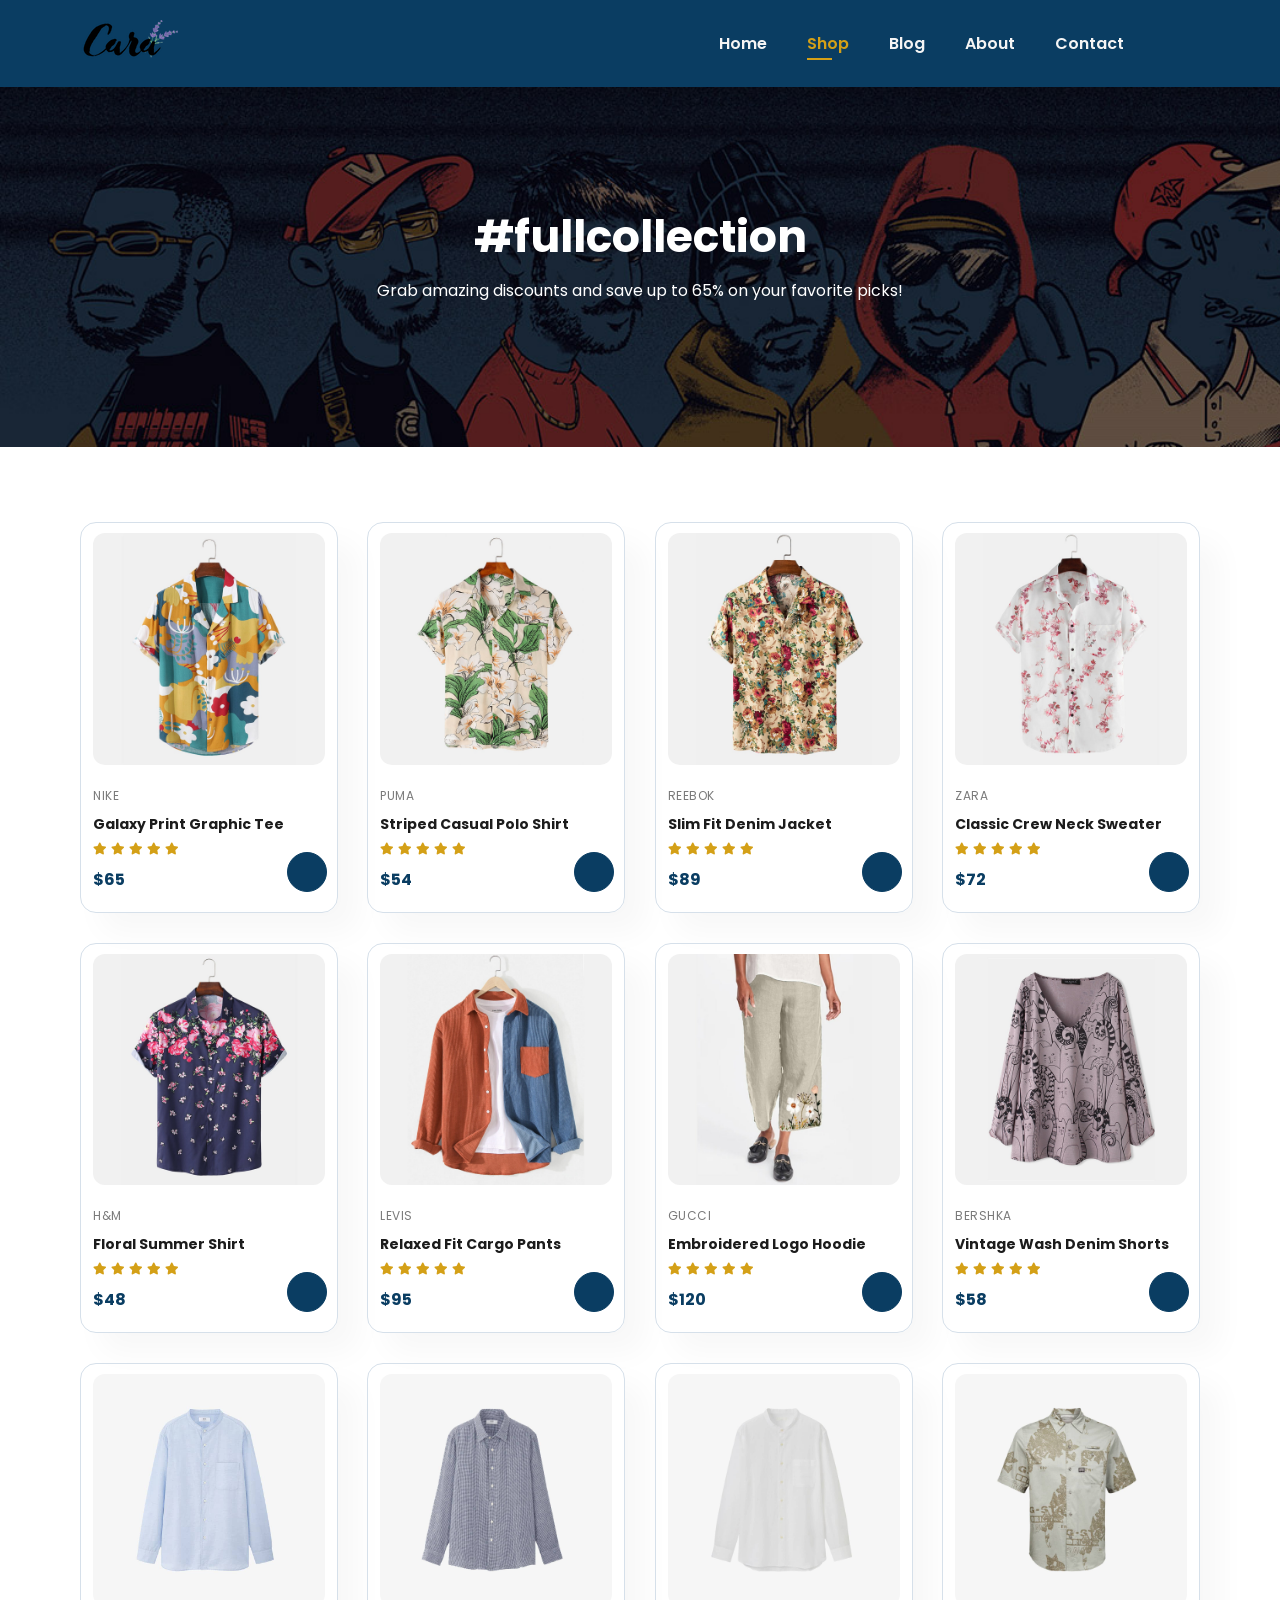
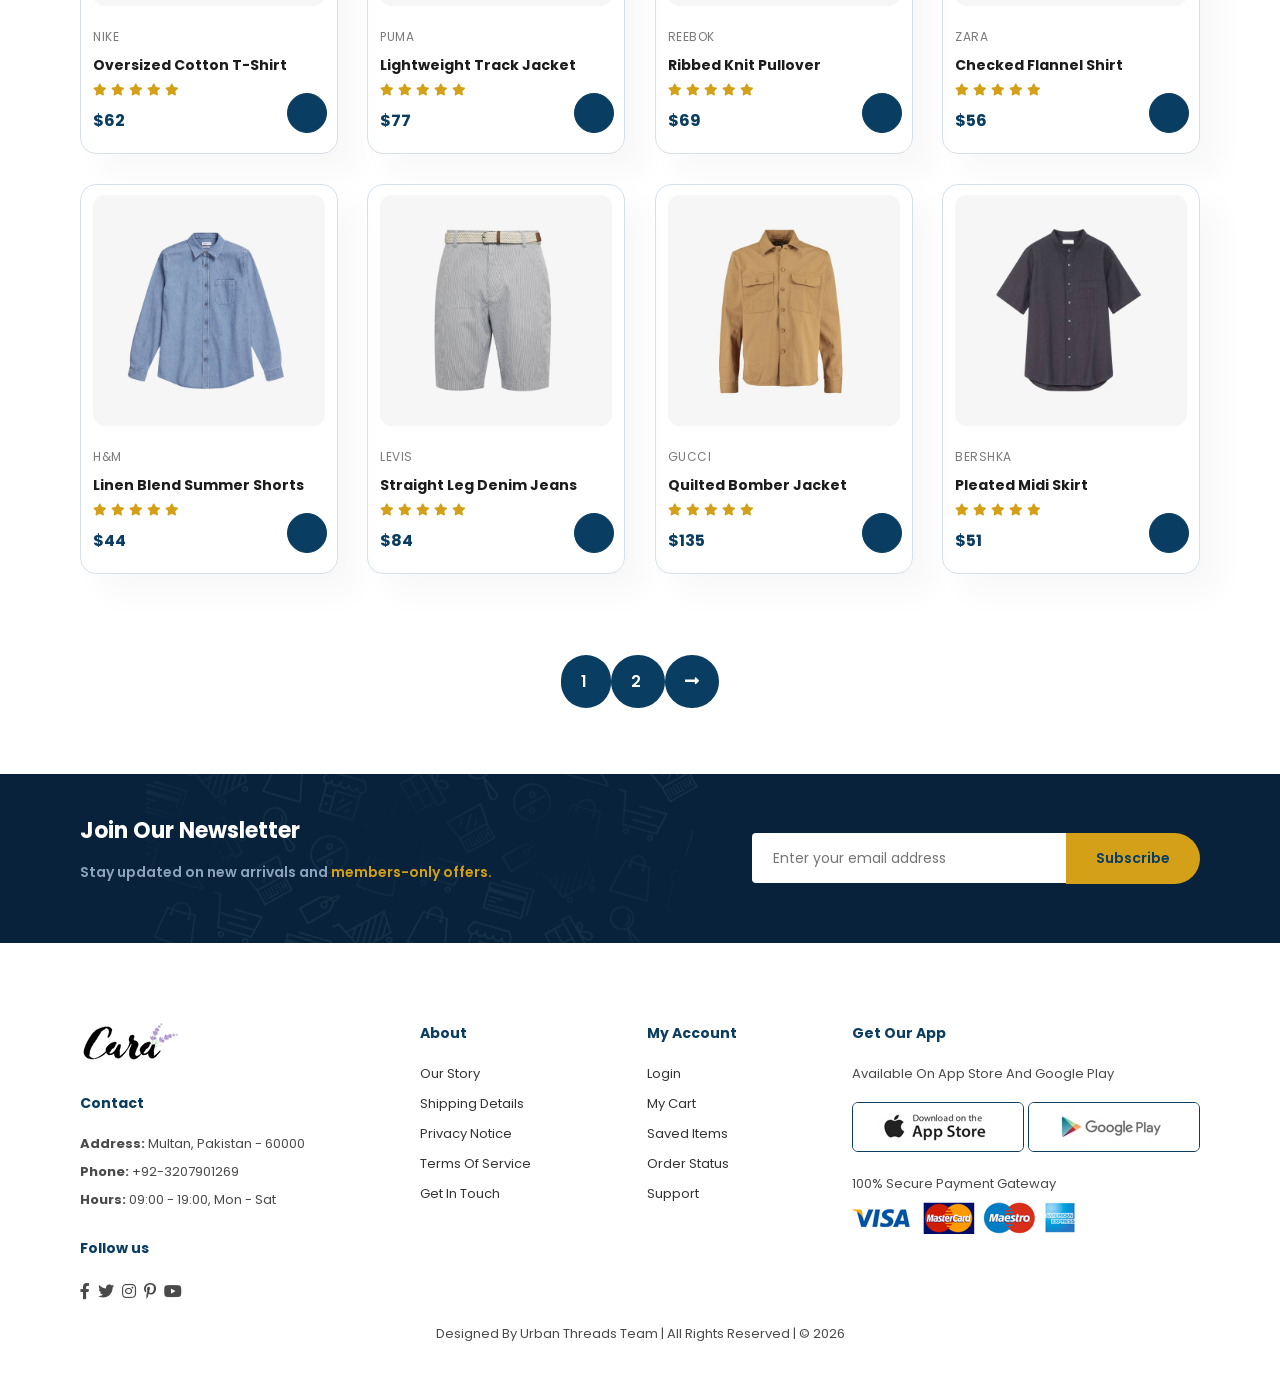
<file: shop.html>
<!DOCTYPE html>
<html lang="en">

<head>
    <meta charset="UTF-8">
    <meta http-equiv="X-UA-Compatible" content="IE=edge">
    <meta name="viewport" content="width=device-width, initial-scale=1.0">
    <title>
        Urban Threads Clothing Store
    </title>

    <!-- font-awesome cdn link -->
    <link rel="stylesheet" href="https://pro.fontawesome.com/releases/v5.10.0/css/all.css" />

    <!-- custom css file link -->
    <link rel="stylesheet" href="style.css">

</head>

<body>

    <section id="header">
        <a href="#">
            <img src="logo.png" class="logo" alt="">
        </a>
        <div>
            <ul id="navbar">
                <li>
                    <a href="index.html">
                        Home
                    </a>
                </li>
                <li>
                    <a class="active" href="shop.html">
                        Shop
                    </a>
                </li>
                <li>
                    <a href="blog.html">
                        Blog
                    </a>
                </li>
                <li>
                    <a href="about.html">
                        About
                    </a>
                </li>
                <li>
                    <a href="contact.html">
                        Contact
                    </a>
                </li>
                <li id="lg-bag">
                    <a href="cart.html">
                        <i class="far fa-shopping-bag"></i>
                    </a>
                </li>
                <a href="#" id="close">
                    <i class="far fa-times"></i>
                </a>
            </ul>
        </div>
        <div id="mobile">
            <a href="cart.html">
                <i class="far fa-shopping-bag"></i>
            </a>
            <i id="bar" class="fas fa-outdent"></i>
        </div>
    </section>

    <section id="page-header">
        <h2>
            #fullcollection
        </h2>
        <p>
            Grab amazing discounts and save up to 65% on your favorite picks!
        </p>
    </section>

    <section id="product1" class="section-p1">
        <div class="pro-container">
            <div class="pro" onclick="window.location.href='singleProduct.html';">
                <img src="f1.jpg" alt="">
                <div class="des">
                    <span>
                        nike
                    </span>
                    <h5>
                        Galaxy Print Graphic Tee
                    </h5>
                    <div class="star">
                        <i class="fas fa-star"></i>
                        <i class="fas fa-star"></i>
                        <i class="fas fa-star"></i>
                        <i class="fas fa-star"></i>
                        <i class="fas fa-star"></i>
                    </div>
                    <h4>
                        $65
                    </h4>
                </div>
                <a href="#">
                    <i class="fas fa-shopping-cart cart"></i>
                </a>
            </div>
            <div class="pro">
                <img src="f2.jpg" alt="">
                <div class="des">
                    <span>
                        puma
                    </span>
                    <h5>
                        Striped Casual Polo Shirt
                    </h5>
                    <div class="star">
                        <i class="fas fa-star"></i>
                        <i class="fas fa-star"></i>
                        <i class="fas fa-star"></i>
                        <i class="fas fa-star"></i>
                        <i class="fas fa-star"></i>
                    </div>
                    <h4>
                        $54
                    </h4>
                </div>
                <a href="#">
                    <i class="fas fa-shopping-cart cart"></i>
                </a>
            </div>
            <div class="pro">
                <img src="f3.jpg" alt="">
                <div class="des">
                    <span>
                        reebok
                    </span>
                    <h5>
                        Slim Fit Denim Jacket
                    </h5>
                    <div class="star">
                        <i class="fas fa-star"></i>
                        <i class="fas fa-star"></i>
                        <i class="fas fa-star"></i>
                        <i class="fas fa-star"></i>
                        <i class="fas fa-star"></i>
                    </div>
                    <h4>
                        $89
                    </h4>
                </div>
                <a href="#">
                    <i class="fas fa-shopping-cart cart"></i>
                </a>
            </div>
            <div class="pro">
                <img src="f4.jpg" alt="">
                <div class="des">
                    <span>
                        zara
                    </span>
                    <h5>
                        Classic Crew Neck Sweater
                    </h5>
                    <div class="star">
                        <i class="fas fa-star"></i>
                        <i class="fas fa-star"></i>
                        <i class="fas fa-star"></i>
                        <i class="fas fa-star"></i>
                        <i class="fas fa-star"></i>
                    </div>
                    <h4>
                        $72
                    </h4>
                </div>
                <a href="#">
                    <i class="fas fa-shopping-cart cart"></i>
                </a>
            </div>
            <div class="pro">
                <img src="f5.jpg" alt="">
                <div class="des">
                    <span>
                        h&m
                    </span>
                    <h5>
                        Floral Summer Shirt
                    </h5>
                    <div class="star">
                        <i class="fas fa-star"></i>
                        <i class="fas fa-star"></i>
                        <i class="fas fa-star"></i>
                        <i class="fas fa-star"></i>
                        <i class="fas fa-star"></i>
                    </div>
                    <h4>
                        $48
                    </h4>
                </div>
                <a href="#">
                    <i class="fas fa-shopping-cart cart"></i>
                </a>
            </div>
            <div class="pro">
                <img src="f6.jpg" alt="">
                <div class="des">
                    <span>
                        levis
                    </span>
                    <h5>
                        Relaxed Fit Cargo Pants
                    </h5>
                    <div class="star">
                        <i class="fas fa-star"></i>
                        <i class="fas fa-star"></i>
                        <i class="fas fa-star"></i>
                        <i class="fas fa-star"></i>
                        <i class="fas fa-star"></i>
                    </div>
                    <h4>
                        $95
                    </h4>
                </div>
                <a href="#">
                    <i class="fas fa-shopping-cart cart"></i>
                </a>
            </div>
            <div class="pro">
                <img src="f7.jpg" alt="">
                <div class="des">
                    <span>
                        gucci
                    </span>
                    <h5>
                        Embroidered Logo Hoodie
                    </h5>
                    <div class="star">
                        <i class="fas fa-star"></i>
                        <i class="fas fa-star"></i>
                        <i class="fas fa-star"></i>
                        <i class="fas fa-star"></i>
                        <i class="fas fa-star"></i>
                    </div>
                    <h4>
                        $120
                    </h4>
                </div>
                <a href="#">
                    <i class="fas fa-shopping-cart cart"></i>
                </a>
            </div>
            <div class="pro">
                <img src="f8.jpg" alt="">
                <div class="des">
                    <span>
                        bershka
                    </span>
                    <h5>
                        Vintage Wash Denim Shorts
                    </h5>
                    <div class="star">
                        <i class="fas fa-star"></i>
                        <i class="fas fa-star"></i>
                        <i class="fas fa-star"></i>
                        <i class="fas fa-star"></i>
                        <i class="fas fa-star"></i>
                    </div>
                    <h4>
                        $58
                    </h4>
                </div>
                <a href="#">
                    <i class="fas fa-shopping-cart cart"></i>
                </a>
            </div>
            <div class="pro">
                <img src="n1.jpg" alt="">
                <div class="des">
                    <span>
                        nike
                    </span>
                    <h5>
                        Oversized Cotton T-Shirt
                    </h5>
                    <div class="star">
                        <i class="fas fa-star"></i>
                        <i class="fas fa-star"></i>
                        <i class="fas fa-star"></i>
                        <i class="fas fa-star"></i>
                        <i class="fas fa-star"></i>
                    </div>
                    <h4>
                        $62
                    </h4>
                </div>
                <a href="#">
                    <i class="fas fa-shopping-cart cart"></i>
                </a>
            </div>
            <div class="pro">
                <img src="n2.jpg" alt="">
                <div class="des">
                    <span>
                        puma
                    </span>
                    <h5>
                        Lightweight Track Jacket
                    </h5>
                    <div class="star">
                        <i class="fas fa-star"></i>
                        <i class="fas fa-star"></i>
                        <i class="fas fa-star"></i>
                        <i class="fas fa-star"></i>
                        <i class="fas fa-star"></i>
                    </div>
                    <h4>
                        $77
                    </h4>
                </div>
                <a href="#">
                    <i class="fas fa-shopping-cart cart"></i>
                </a>
            </div>
            <div class="pro">
                <img src="n3.jpg" alt="">
                <div class="des">
                    <span>
                        reebok
                    </span>
                    <h5>
                        Ribbed Knit Pullover
                    </h5>
                    <div class="star">
                        <i class="fas fa-star"></i>
                        <i class="fas fa-star"></i>
                        <i class="fas fa-star"></i>
                        <i class="fas fa-star"></i>
                        <i class="fas fa-star"></i>
                    </div>
                    <h4>
                        $69
                    </h4>
                </div>
                <a href="#">
                    <i class="fas fa-shopping-cart cart"></i>
                </a>
            </div>
            <div class="pro">
                <img src="n4.jpg" alt="">
                <div class="des">
                    <span>
                        zara
                    </span>
                    <h5>
                        Checked Flannel Shirt
                    </h5>
                    <div class="star">
                        <i class="fas fa-star"></i>
                        <i class="fas fa-star"></i>
                        <i class="fas fa-star"></i>
                        <i class="fas fa-star"></i>
                        <i class="fas fa-star"></i>
                    </div>
                    <h4>
                        $56
                    </h4>
                </div>
                <a href="#">
                    <i class="fas fa-shopping-cart cart"></i>
                </a>
            </div>
            <div class="pro">
                <img src="n5.jpg" alt="">
                <div class="des">
                    <span>
                        h&m
                    </span>
                    <h5>
                        Linen Blend Summer Shorts
                    </h5>
                    <div class="star">
                        <i class="fas fa-star"></i>
                        <i class="fas fa-star"></i>
                        <i class="fas fa-star"></i>
                        <i class="fas fa-star"></i>
                        <i class="fas fa-star"></i>
                    </div>
                    <h4>
                        $44
                    </h4>
                </div>
                <a href="#">
                    <i class="fas fa-shopping-cart cart"></i>
                </a>
            </div>
            <div class="pro">
                <img src="n6.jpg" alt="">
                <div class="des">
                    <span>
                        levis
                    </span>
                    <h5>
                        Straight Leg Denim Jeans
                    </h5>
                    <div class="star">
                        <i class="fas fa-star"></i>
                        <i class="fas fa-star"></i>
                        <i class="fas fa-star"></i>
                        <i class="fas fa-star"></i>
                        <i class="fas fa-star"></i>
                    </div>
                    <h4>
                        $84
                    </h4>
                </div>
                <a href="#">
                    <i class="fas fa-shopping-cart cart"></i>
                </a>
            </div>
            <div class="pro">
                <img src="n7.jpg" alt="">
                <div class="des">
                    <span>
                        gucci
                    </span>
                    <h5>
                        Quilted Bomber Jacket
                    </h5>
                    <div class="star">
                        <i class="fas fa-star"></i>
                        <i class="fas fa-star"></i>
                        <i class="fas fa-star"></i>
                        <i class="fas fa-star"></i>
                        <i class="fas fa-star"></i>
                    </div>
                    <h4>
                        $135
                    </h4>
                </div>
                <a href="#">
                    <i class="fas fa-shopping-cart cart"></i>
                </a>
            </div>
            <div class="pro">
                <img src="n8.jpg" alt="">
                <div class="des">
                    <span>
                        bershka
                    </span>
                    <h5>
                        Pleated Midi Skirt
                    </h5>
                    <div class="star">
                        <i class="fas fa-star"></i>
                        <i class="fas fa-star"></i>
                        <i class="fas fa-star"></i>
                        <i class="fas fa-star"></i>
                        <i class="fas fa-star"></i>
                    </div>
                    <h4>
                        $51
                    </h4>
                </div>
                <a href="#">
                    <i class="fas fa-shopping-cart cart"></i>
                </a>
            </div>
        </div>
    </section>

    <section id="pagination" class="section-p1">
        <a href="#">
            1
        </a>
        <a href="#">
            2
        </a>
        <a href="#">
            <i class="fas fa-long-arrow-alt-right"></i>
        </a>
    </section>

    <section id="newsletter" class="section-p1 section-m1">
        <div class="newstext">
            <h4>
                Join Our Newsletter
            </h4>
            <p>
                Stay updated on new arrivals and <span>members-only offers.</span>
            </p>
        </div>
        <div class="form">
            <input type="text" placeholder="Enter your email address">
            <button class="normal">
                Subscribe
            </button>
        </div>
    </section>

    <footer class="section-p1">
        <div class="col">
            <img class="logo" src="logo.png" alt="">
            <h4>
                Contact
            </h4>
            <p>
                <strong>Address:</strong> Multan, Pakistan - 60000
            </p>
            <p>
                <strong>Phone:</strong> +92-3207901269
            </p>
            <p>
                <strong>Hours:</strong> 09:00 - 19:00, Mon - Sat
            </p>
            <div class="follow">
                <h4>
                    Follow us
                </h4>
                <div class="icon">
                    <i class="fab fa-facebook-f"></i>
                    <i class="fab fa-twitter"></i>
                    <i class="fab fa-instagram"></i>
                    <i class="fab fa-pinterest-p"></i>
                    <i class="fab fa-youtube"></i>
                </div>
            </div>
        </div>
        <div class="col">
            <h4>
                About
            </h4>
            <a href="#">
                Our Story
            </a>
            <a href="#">
                Shipping Details
            </a>
            <a href="#">
                Privacy Notice
            </a>
            <a href="#">
                Terms Of Service
            </a>
            <a href="#">
                Get In Touch
            </a>
        </div>
        <div class="col">
            <h4>
                My Account
            </h4>
            <a href="#">
                Login
            </a>
            <a href="#">
                My Cart
            </a>
            <a href="#">
                Saved Items
            </a>
            <a href="#">
                Order Status
            </a>
            <a href="#">
                Support
            </a>
        </div>
        <div class="col install">
            <h4>
                Get Our App
            </h4>
            <p>
                Available On App Store And Google Play
            </p>
            <div class="row">
                <img src="app.jpg" alt="">
                <img src="play.jpg" alt="">
            </div>
            <p>
                100% Secure Payment Gateway
            </p>
            <img src="pay.png" alt="">
        </div>
        <div class="copyright">
            <p>
                Designed By Urban Threads Team | All Rights Reserved | &#169; 2026
            </p>
        </div>
    </footer>

    <!-- javascript script file link -->
    <script src="script.js"></script>

</body>

</html>
</file>
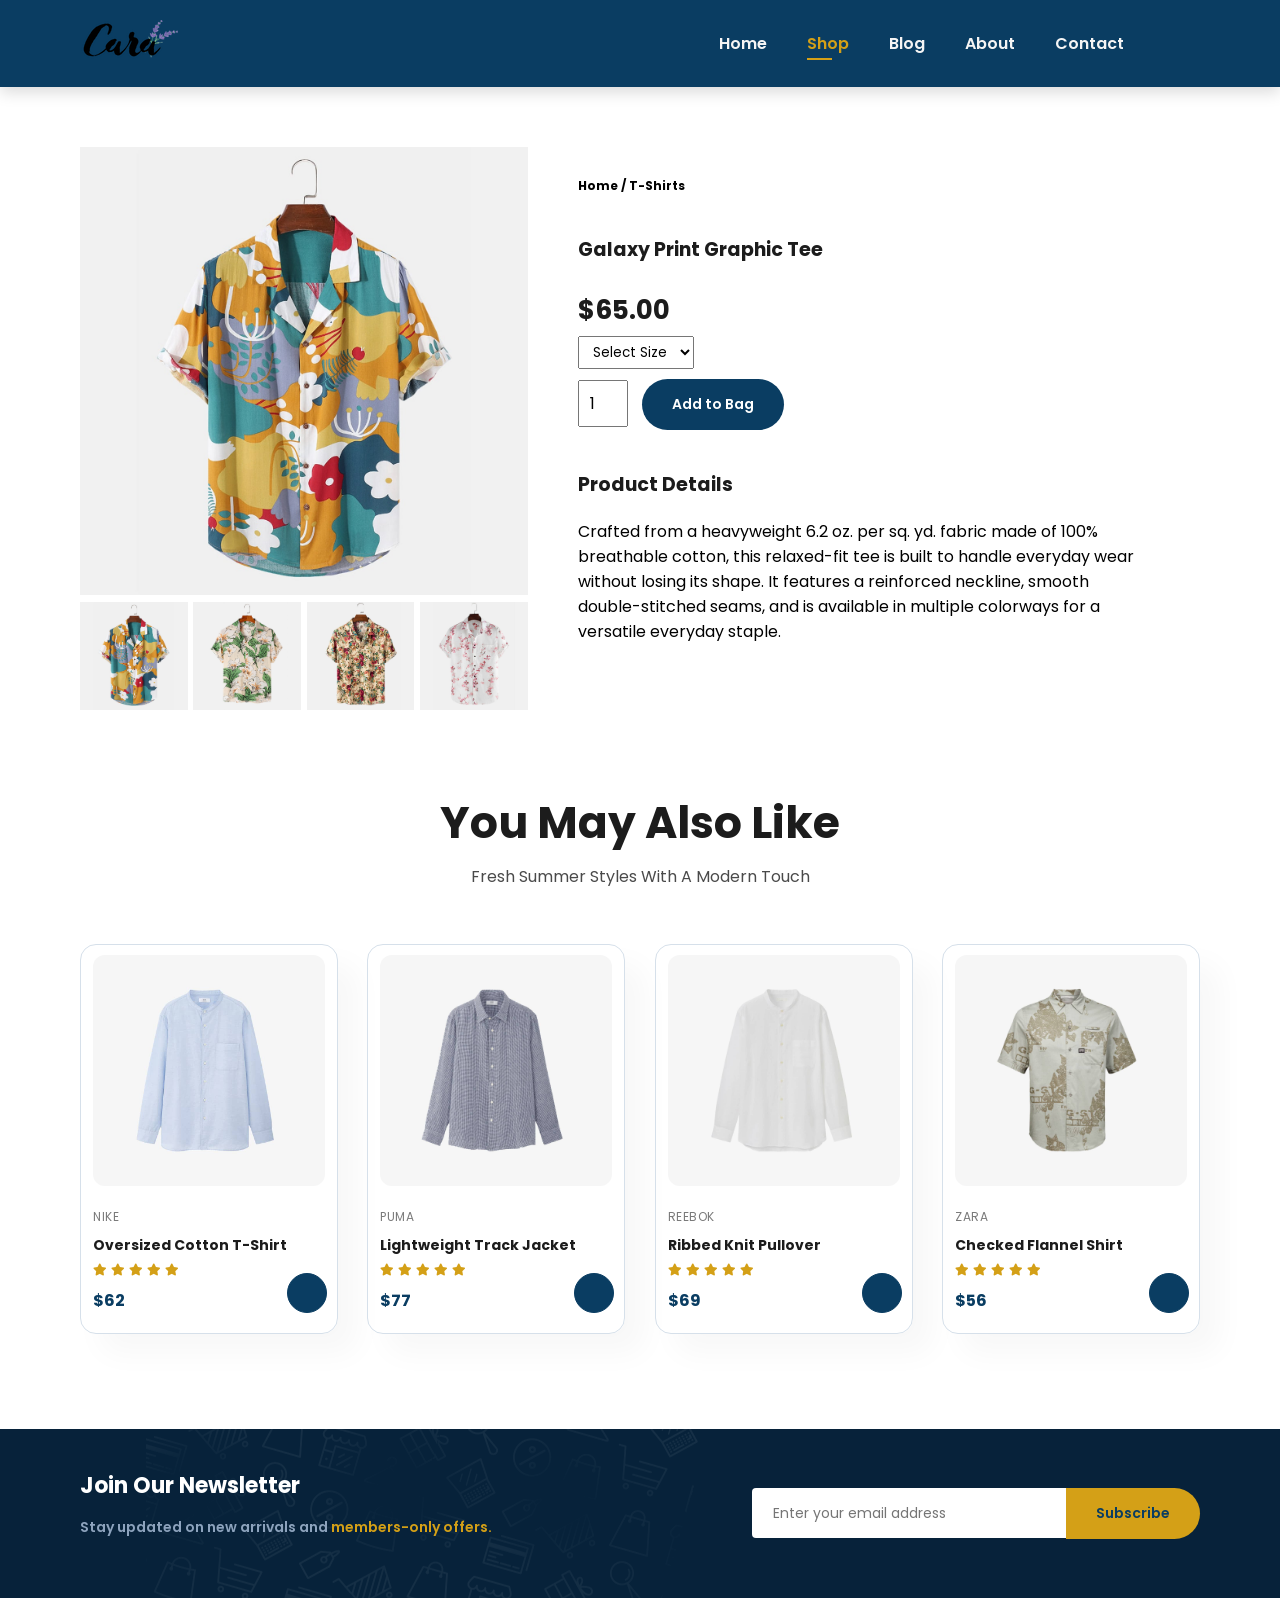
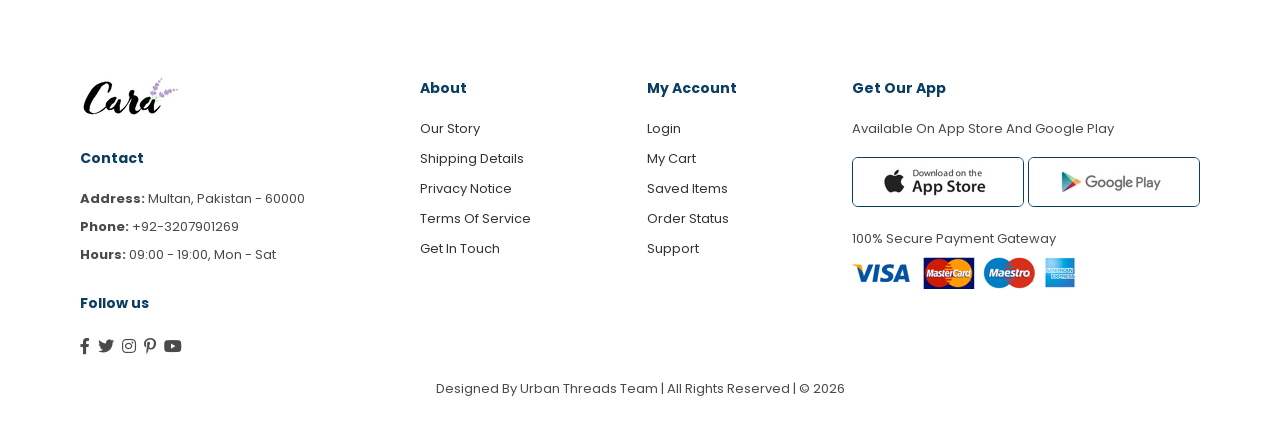
<file: singleProduct.html>
<!DOCTYPE html>
<html lang="en">

<head>
    <meta charset="UTF-8">
    <meta http-equiv="X-UA-Compatible" content="IE=edge">
    <meta name="viewport" content="width=device-width, initial-scale=1.0">
    <title>
        Urban Threads Clothing Store
    </title>

    <!-- font-awesome cdn link -->
    <link rel="stylesheet" href="https://pro.fontawesome.com/releases/v5.10.0/css/all.css" />

    <!-- custom css file link -->
    <link rel="stylesheet" href="style.css">

</head>

<body>

    <section id="header">
        <a href="#">
            <img src="logo.png" class="logo" alt="">
        </a>
        <div>
            <ul id="navbar">
                <li>
                    <a href="index.html">
                        Home
                    </a>
                </li>
                <li>
                    <a class="active" href="shop.html">
                        Shop
                    </a>
                </li>
                <li>
                    <a href="blog.html">
                        Blog
                    </a>
                </li>
                <li>
                    <a href="about.html">
                        About
                    </a>
                </li>
                <li>
                    <a href="contact.html">
                        Contact
                    </a>
                </li>
                <li id="lg-bag">
                    <a href="cart.html">
                        <i class="far fa-shopping-bag"></i>
                    </a>
                </li>
                <a href="#" id="close">
                    <i class="far fa-times"></i>
                </a>
            </ul>
        </div>
        <div id="mobile">
            <a href="cart.html">
                <i class="far fa-shopping-bag"></i>
            </a>
            <i id="bar" class="fas fa-outdent"></i>
        </div>
    </section>

    <section id="productdetails" class="section-p1">
        <div class="single-pro-image">
            <img src="f1.jpg" width="100%" id="MainImg" alt="">
            <div class="small-image-group">
                <div class="small-img-col">
                    <img src="f1.jpg" width="100%" class="small-img" alt="">
                </div>
                <div class="small-img-col">
                    <img src="f2.jpg" width="100%" class="small-img" alt="">
                </div>
                <div class="small-img-col">
                    <img src="f3.jpg" width="100%" class="small-img" alt="">
                </div>
                <div class="small-img-col">
                    <img src="f4.jpg" width="100%" class="small-img" alt="">
                </div>
            </div>
        </div>
        <div class="single-pro-details">
            <h6>
                Home / T-Shirts
            </h6>
            <h4>
                Galaxy Print Graphic Tee
            </h4>
            <h2>
                $65.00
            </h2>
            <select>
                <option>Select Size</option>
                <option>XL</option>
                <option>XXL</option>
                <option>Small</option>
                <option>Medium</option>
                <option>Large</option>
            </select>
            <input type="number" value="1">
            <button class="normal">
                Add to Bag
            </button>
            <h4>
                Product Details
            </h4>
            <span>
                Crafted from a heavyweight 6.2 oz. per sq. yd. fabric made of 100% breathable cotton, this relaxed-fit tee is built to handle everyday wear without losing its shape. It features a reinforced neckline, smooth double-stitched seams, and is available in multiple colorways for a versatile everyday staple.
            </span>
        </div>
    </section>

    <section id="product1" class="section-p1">
        <h2>
            You May Also Like
        </h2>
        <p>
            Fresh Summer Styles With A Modern Touch
        </p>
        <div class="pro-container">
            <div class="pro">
                <img src="n1.jpg" alt="">
                <div class="des">
                    <span>
                        nike
                    </span>
                    <h5>
                        Oversized Cotton T-Shirt
                    </h5>
                    <div class="star">
                        <i class="fas fa-star"></i>
                        <i class="fas fa-star"></i>
                        <i class="fas fa-star"></i>
                        <i class="fas fa-star"></i>
                        <i class="fas fa-star"></i>
                    </div>
                    <h4>
                        $62
                    </h4>
                </div>
                <a href="#">
                    <i class="fas fa-shopping-cart cart"></i>
                </a>
            </div>
            <div class="pro">
                <img src="n2.jpg" alt="">
                <div class="des">
                    <span>
                        puma
                    </span>
                    <h5>
                        Lightweight Track Jacket
                    </h5>
                    <div class="star">
                        <i class="fas fa-star"></i>
                        <i class="fas fa-star"></i>
                        <i class="fas fa-star"></i>
                        <i class="fas fa-star"></i>
                        <i class="fas fa-star"></i>
                    </div>
                    <h4>
                        $77
                    </h4>
                </div>
                <a href="#">
                    <i class="fas fa-shopping-cart cart"></i>
                </a>
            </div>
            <div class="pro">
                <img src="n3.jpg" alt="">
                <div class="des">
                    <span>
                        reebok
                    </span>
                    <h5>
                        Ribbed Knit Pullover
                    </h5>
                    <div class="star">
                        <i class="fas fa-star"></i>
                        <i class="fas fa-star"></i>
                        <i class="fas fa-star"></i>
                        <i class="fas fa-star"></i>
                        <i class="fas fa-star"></i>
                    </div>
                    <h4>
                        $69
                    </h4>
                </div>
                <a href="#">
                    <i class="fas fa-shopping-cart cart"></i>
                </a>
            </div>
            <div class="pro">
                <img src="n4.jpg" alt="">
                <div class="des">
                    <span>
                        zara
                    </span>
                    <h5>
                        Checked Flannel Shirt
                    </h5>
                    <div class="star">
                        <i class="fas fa-star"></i>
                        <i class="fas fa-star"></i>
                        <i class="fas fa-star"></i>
                        <i class="fas fa-star"></i>
                        <i class="fas fa-star"></i>
                    </div>
                    <h4>
                        $56
                    </h4>
                </div>
                <a href="#">
                    <i class="fas fa-shopping-cart cart"></i>
                </a>
            </div>
        </div>
    </section>

    <section id="newsletter" class="section-p1 section-m1">
        <div class="newstext">
            <h4>
                Join Our Newsletter
            </h4>
            <p>
                Stay updated on new arrivals and <span>members-only offers.</span>
            </p>
        </div>
        <div class="form">
            <input type="text" placeholder="Enter your email address">
            <button class="normal">
                Subscribe
            </button>
        </div>
    </section>

    <footer class="section-p1">
        <div class="col">
            <img class="logo" src="logo.png" alt="">
            <h4>
                Contact
            </h4>
            <p>
                <strong>Address:</strong> Multan, Pakistan - 60000
            </p>
            <p>
                <strong>Phone:</strong> +92-3207901269
            </p>
            <p>
                <strong>Hours:</strong> 09:00 - 19:00, Mon - Sat
            </p>
            <div class="follow">
                <h4>
                    Follow us
                </h4>
                <div class="icon">
                    <i class="fab fa-facebook-f"></i>
                    <i class="fab fa-twitter"></i>
                    <i class="fab fa-instagram"></i>
                    <i class="fab fa-pinterest-p"></i>
                    <i class="fab fa-youtube"></i>
                </div>
            </div>
        </div>
        <div class="col">
            <h4>
                About
            </h4>
            <a href="#">
                Our Story
            </a>
            <a href="#">
                Shipping Details
            </a>
            <a href="#">
                Privacy Notice
            </a>
            <a href="#">
                Terms Of Service
            </a>
            <a href="#">
                Get In Touch
            </a>
        </div>
        <div class="col">
            <h4>
                My Account
            </h4>
            <a href="#">
                Login
            </a>
            <a href="#">
                My Cart
            </a>
            <a href="#">
                Saved Items
            </a>
            <a href="#">
                Order Status
            </a>
            <a href="#">
                Support
            </a>
        </div>
        <div class="col install">
            <h4>
                Get Our App
            </h4>
            <p>
                Available On App Store And Google Play
            </p>
            <div class="row">
                <img src="app.jpg" alt="">
                <img src="play.jpg" alt="">
            </div>
            <p>
                100% Secure Payment Gateway
            </p>
            <img src="pay.png" alt="">
        </div>
        <div class="copyright">
            <p>
                Designed By Urban Threads Team | All Rights Reserved | &#169; 2026
            </p>
        </div>
    </footer>

    <!-- javascript script file code -->
    <script>
        var mainImg = document.getElementById("MainImg");
        var smallImg = document.getElementsByClassName("small-img");
        smallImg[0].onclick = function() {
            mainImg.src = smallImg[0].src;
        }
        smallImg[1].onclick = function () {
            mainImg.src = smallImg[1].src;
        }
        smallImg[2].onclick = function () {
            mainImg.src = smallImg[2].src;
        }
        smallImg[3].onclick = function () {
            mainImg.src = smallImg[3].src;
        }
    </script>

    <!-- javascript script file link -->
    <script src="script.js"></script>

</body>

</html>
</file>
<file: style.css>
@import url('https://fonts.googleapis.com/css2?family=Poppins:wght@100;200;300;400;500;600;700;800;900&display=swap');

* {
    margin: 0;
    padding: 0;
    box-sizing: border-box;
    font-family: 'Poppins', sans-serif;
}

h1 {
    font-size: 48px;
    line-height: 62px;
    color: #1c1c1c;
}

h2 {
    font-size: 44px;
    line-height: 52px;
    color: #1c1c1c;
}

h4 {
    font-size: 19px;
    color: #1c1c1c;
}

h6 {
    font-weight: 700;
    font-size: 12px;
}

p {
    font-size: 16px;
    color: #4a4a4a;
    margin: 15px 0 20px 0;
}

.section-p1 {
    padding: 40px 80px;
}

.section-m1 {
    margin: 40px 0;
}

button.normal {
    font-size: 14px;
    font-weight: 600;
    padding: 15px 30px;
    color: #0a3d62;
    background-color: #fff;
    border-radius: 30px;
    cursor: pointer;
    border: none;
    outline: none;
    transition: 0.2s ease;
}

button.white {
    font-size: 13px;
    font-weight: 600;
    padding: 11px 18px;
    color: #fff;
    background-color: transparent;
    cursor: pointer;
    border: 1px solid #fff;
    outline: none;
    transition: 0.2s ease;
}

body {
    width: 100%;
}

/* Header Start */

#header {
    display: flex;
    align-items: center;
    justify-content: space-between;
    padding: 20px 80px;
    background: #0a3d62;
    box-shadow: 0 5px 15px rgba(0, 0, 0, 0.15);
    z-index: 999;
    position: sticky;
    top: 0;
}

#navbar {
    display: flex;
    align-items: center;
    justify-content: center;
}

#navbar li {
    list-style: none;
    padding: 0 20px;
    position: relative;
}

#navbar li a {
    text-decoration: none;
    font-size: 16px;
    font-weight: 600;
    color: #f5f5f5;
    transition: 0.3s ease; 
}

#navbar li a:hover,
#navbar li a.active {
    color: #d4a017;
}

#navbar li a:hover::after,
#navbar li a.active::after {
    content: "";
    width: 30%;
    height: 2px;
    background: #d4a017;
    position: absolute;
    bottom: -4px;
    left: 20px;
}

#close {
    display: none;
}

#mobile {
    display: none;
    align-items: center;
}

/* Home Page */

#hero {
    background-image: url(hero4.png);
    width: 100%;
    height: 90vh;
    background-size: cover;
    background-position: top 25% right 0;
    padding: 0 80px;
    display: flex;
    flex-direction: column;
    align-items: flex-start;
    justify-content: center;
}

#hero h4 {
    padding-bottom: 15px;
    color: #d4a017;
    font-weight: 700;
    letter-spacing: 1px;
}

#hero h1 {
    color: #0a3d62;
}

#hero button {
    background-color: #0a3d62;
    color: #fff;
    border: 0;
    padding: 16px 45px;
    border-radius: 30px;
    cursor: pointer;
    font-weight: 700;
    font-size: 15px;
    margin-top: 10px;
    transition: 0.2s ease;
}

#hero button:hover {
    background-color: #d4a017;
    color: #0a3d62;
}

#feature {
    display: flex;
    align-items: center;
    justify-content: space-between;
    flex-wrap: wrap;
}

#feature .fe-box {
    width: 180px;
    text-align: center;
    padding: 25px 15px;
    box-shadow: 20px 20px 34px rgba(0, 0, 0, 0.04);
    border: 1px solid #d6e0ea;
    border-radius: 8px;
    margin: 15px 0;
}

#feature .fe-box:hover {
    box-shadow: 10px 10px 54px rgba(10, 61, 98, 0.12);
}

#feature .fe-box img{
    width: 100%;
    margin-bottom: 10px;
}

#feature .fe-box h6 {
    display: inline-block;
    padding: 9px 8px 6px 8px;
    line-height: 1;
    border-radius: 4px;
    color: #0a3d62;
    background-color: #fbe9c2;
}

#feature .fe-box:nth-child(2) h6 {
    background-color: #cde0ec;
}

#feature .fe-box:nth-child(3) h6 {
    background-color: #f5d98e;
}

#feature .fe-box:nth-child(4) h6 {
    background-color: #c9d9ec;
}

#feature .fe-box:nth-child(5) h6 {
    background-color: #f0e0b8;
}

#feature .fe-box:nth-child(6) h6 {
    background-color: #d8e4f0;
}

#product1 {
    text-align: center;
}

#product1 .pro-container {
    display: flex;
    justify-content: space-between;
    padding-top: 20px;
    flex-wrap: wrap;
}

#product1 .pro {
    width: 23%;
    min-width: 250px;
    padding: 10px 12px;
    border: 1px solid #d6e0ea;
    border-radius: 16px;
    cursor: pointer;
    box-shadow: 20px 20px 30px rgba(0, 0, 0, 0.03);
    margin: 15px 0;
    transition: 0.2s ease;
    position: relative;
}

#product1 .pro:hover {
    box-shadow: 20px 20px 30px rgba(10, 61, 98, 0.1);
    transform: translateY(-3px);
}

#product1 .pro img {
    width: 100%;
    border-radius: 12px;   
}

#product1 .pro .des {
    text-align: start;
    padding: 10px 0;
}

#product1 .pro .des span {
    color: #7a7a7a;
    font-size: 12px;
    text-transform: uppercase;
    letter-spacing: 0.5px;
}

#product1 .pro .des h5 {
    padding-top: 7px;
    color: #1c1c1c;
    font-size: 14px;
}

#product1 .pro .des i {
    font-size: 12px;
    color: #d4a017;
}

#product1 .pro .des h4 {
    padding-top: 7px;
    font-size: 16px;
    font-weight: 700;
    color: #0a3d62;
}

#product1 .pro .cart {
    width: 40px;
    height: 40px;
    line-height: 40px;
    border-radius: 50px;
    background-color: #0a3d62;
    font-weight: 500;
    color: #fff;
    border: 1px solid #0a3d62;
    position: absolute;
    bottom: 20px;
    right: 10px;
}

#banner {
    display: flex;
    flex-direction: column;
    justify-content: center;
    align-items: center;
    text-align: center;
    background-image: url(b2.jpg);
    background-size: cover;
    background-position: center;
    width: 100%;
    height: 40vh;
}

#banner h4 {
    color: #fff;
    font-size: 16px;
}

#banner h2 {
    color: #fff;
    font-size: 30px;
    padding: 10px 0;
}

#banner h2 span {
    color: #d4a017;
}

#banner button:hover {
    background-color: #0a3d62;
    color: #fff;
}

#sm-banner {
    display: flex;
    justify-content: space-between;
    flex-wrap: wrap;
}

#sm-banner .banner-box {
    display: flex;
    flex-direction: column;
    justify-content: center;
    align-items: flex-start;
    text-align: center;
    background-image: url(b17.jpg);
    background-size: cover;
    background-position: center;
    min-width: 850px;
    height: 50vh;
    padding: 30px;
}

#sm-banner h4{
    color: #fff;
    font-size: 20px;
    font-weight: 300;
}

#sm-banner h2 {
    color: #fff;
    font-size: 28px;
    font-weight: 800;
}

#sm-banner span  {
    color: #fff;
    font-size: 14px;
    font-weight: 500;
    padding-bottom: 15px;
}

#sm-banner .banner-box:hover button{
    background-color: #d4a017;
    border: 1px solid #d4a017;
    color: #0a3d62;
}

#sm-banner .banner-box:nth-child(2) {
    background-image: url(b10.jpg);
}

#banner3 .banner-box {
    display: flex;
    flex-direction: column;
    justify-content: center;
    align-items: flex-start;
    text-align: center;
    background-image: url(b7.jpg);
    background-size: cover;
    background-position: center;
    min-width: 30%;
    height: 30vh;
    padding: 30px;
    margin-bottom: 20px;
}

#banner3 .banner-box:nth-child(2) {
    background-image: url(b4.jpg);
}

#banner3 .banner-box:nth-child(3) {
    background-image: url(b18.jpg);
}

#banner3 {
    display: flex;
    justify-content: space-between;
    flex-wrap: wrap;
    padding: 0 80px;   
}

#banner3 h2 {
    color: #fff;
    font-weight: 900;
    font-size: 22px;
}

#banner3 h3 {
    color: #d4a017;
    font-weight: 800;
    font-size: 15px;
}

#newsletter {
    display: flex;
    justify-content: space-between;
    align-items: center;
    flex-wrap: wrap;
    background-image: url(b14.png);
    background-repeat: no-repeat;
    background-position: 20% 30%;
    background-color: #07223a;
}

#newsletter h4 {
    font-size: 22px;
    font-weight: 700;
    color: #fff;
}

#newsletter p {
    font-size: 14px;
    font-weight: 600;
    color: #8da3bd;
}

#newsletter p span{ 
    color: #d4a017;
}

#newsletter .form {
    display: flex;
    width: 40%;
}

#newsletter input {
    height: 3.125rem;
    padding: 0 1.25rem;
    font-size: 14px;
    width: 100%;
    border: 1px solid transparent;
    border-radius: 4px;
    outline: none;
    border-top-right-radius: 0;
    border-bottom-right-radius: 0;
}

#newsletter button {
    background-color: #d4a017;
    color: #0a3d62;
    white-space: nowrap;
    border-top-left-radius: 0;
    border-bottom-left-radius: 0;
}

footer {
    display: flex;
    justify-content: space-between;
    flex-wrap: wrap;
}

footer .col {
    display: flex;
    flex-direction: column;
    align-items: flex-start;
    margin-bottom: 20px;
}

footer .logo {
    margin-bottom: 30px;
}

footer h4 {
    font-size: 14px;
    padding-bottom: 20px;
    color: #0a3d62;
}

footer p {
    font-size: 13px;
    margin: 0 0 8px 0;
}

footer a {
    font-size: 13px;
    text-decoration: none;
    color: #333;
    margin: 0 0 10px 0;
}

footer .follow {
    margin-top: 20px;
}

footer .follow i{
    color: #4a4a4a;
    padding-right: 4px;
    cursor: pointer;
}

footer .install .row img{
    border: 1px solid #0a3d62;
    border-radius: 6px;
    margin: 10px 0 15px 0;
}

footer .follow i:hover,
footer a:hover {
    color: #d4a017;
}

footer .copyright {
    width: 100%;
    text-align: center;
}

/* Shop Page */

#page-header {
    background-image: url(b1.jpg);
    width: 100%;
    height: 40vh;
    background-size: cover;
    display: flex;
    justify-content: center;
    text-align: center;
    flex-direction: column;
    padding: 14px;
}

#page-header h2,
#page-header p {
    color: #fff;
}

#pagination {
    text-align: center;
}

#pagination a {
    text-decoration: none;
    background-color: #0a3d62;
    padding: 15px 20px;
    border-radius: 30px;
    color: #fff;
    font-weight: 600;
}

#pagination a i {
    font-size: 16px;
    font-weight: 600;
}

/* Single Product Page */

#productdetails {
    display: flex;
    margin-top: 20px;
}

#productdetails .single-pro-image{
    width: 40%;
    margin-right: 50px;
}

.small-image-group {
    display: flex;
    justify-content: space-between;
}

.small-img-col {
    flex-basis: 24%;
    cursor: pointer;
}

#productdetails .single-pro-details {
    width: 50%;
    padding-top: 30px;
}

#productdetails .single-pro-details h4 {
    padding: 40px 0 20px 0;
}

#productdetails .single-pro-details h2 {
    font-size: 26px;
}

#productdetails .single-pro-details select {
    display: block;
    padding: 5px 10px;
    margin-bottom: 10px;
}

#productdetails .single-pro-details input {
    width: 50px;
    height: 47px;
    padding-left: 10px;
    font-size: 16px;
    margin-right: 10px;
}

#productdetails .single-pro-details button {
    background-color: #0a3d62;
    color: #fff;
}

#productdetails .single-pro-details input:focus {
    outline: none;
}

#productdetails .single-pro-details span {
    line-height: 25px;
}

/* Blog Page */

#page-header.blog-header {
    background-image: url(b19.jpg);
}

#blog {
    padding: 150px 150px 0 150px;
}

#blog .blog-box {
    display: flex;
    align-items: center;
    width: 100%;
    position: relative;
    padding-bottom: 90px;
}

#blog .blog-img {
    width: 50%;
    margin-right: 40px;
}

#blog img {
    width: 100%;
    height: 300px;
    object-fit: cover;
}

#blog .blog-details {
    width: 50%;
}

#blog .blog-details a {
    text-decoration: none;
    font-size: 11px;
    color: #1c1c1c;
    font-weight: 700;
    position: relative;
    transition: 0.3s;
}

#blog .blog-details a::after {
    content: "";
    width: 50px;
    height: 1px;
    background-color: #1c1c1c;
    position: absolute;
    top: 4px;
    right: -60px;
}

#blog .blog-details a:hover {
    color: #0a3d62;
}

#blog .blog-details a:hover::after {
    background-color: #d4a017;
}

#blog .blog-box h1 {
    position: absolute;
    top: -40px;
    left: 0;
    font-size: 70px;
    font-weight: 700;
    color: #d9e2ec;
    z-index: -9;
}

/* About Page */

#page-header.about-header {
    background-image: url(banner.png);
}

#about-head {
    display: flex;
    align-items: center;
}

#about-head img {
    width: 50%;
    height: auto;
}

#about-head div {
    padding-left: 40px;
}


#about-app {
    text-align: center;
}

#about-app .video {
    width: 70%;
    height: 100%;
    margin: 30px auto 0 auto;
} 

#about-app .video video {
    width: 100%;
    height: 100%;
    border-radius: 20px;
}

/* Contact Page */

#contact-details {
    display: flex;
    align-items: center;
    justify-content: space-between;
}

#contact-details .details {
    width: 40%;
}

#contact-details .details span,
#form-details form span {
    font-size: 12px;
    color: #d4a017;
    font-weight: 700;
    text-transform: uppercase;
}

#contact-details .details h2,
#form-details form h2 {
    font-size: 26px;
    line-height: 35px;
    padding: 20px 0;
}

#contact-details .details h3 {
    font-size: 16px;
    padding-bottom: 15px;
    color: #0a3d62;
}

#contact-details .details li {
    list-style: none;
    display: flex;
    padding: 10px 0;
    align-items: center;
}

#contact-details .details li i {
    font-size: 14px;
    padding-right: 22px;
    color: #0a3d62;
}

#contact-details .details li p {
    margin: 0;
    font-size: 14px;
}

#contact-details .map {
    width: 55%;
    height: 400px;
}

#contact-details .map iframe {
    width: 100%;
    height: 100%;
}

#form-details {
    display: flex;
    justify-content: space-between;
    margin: 30px;
    padding: 80px;
    border: 1px solid #d6e0ea;
}

#form-details form {
    width: 65%;
    display: flex;
    flex-direction: column;
    align-items: flex-start;
}

#form-details form input,
#form-details form textarea {
    width: 100%;
    padding: 12px 15px;
    outline: none;
    margin-bottom: 20px;
    border: 1px solid #d6e0ea;
}

#form-details form button {
    background-color: #0a3d62;
    color: #fff;
}

#form-details .people div {
    padding-bottom: 25px;
    display: flex;
    align-items: flex-start;
}

#form-details .people div img {
    width: 65px;
    height: 65px;
    object-fit: cover;
    margin-right: 15px;
}

#form-details .people div p {
    margin: 0;
    font-size: 13px;
    line-height: 25px;
}

#form-details .people div span {
    display: block;
    color: #0a3d62;
    font-size: 16px;
    font-weight: 600;
}

/* Cart Page */

#cart {
    overflow-x: auto;
}

#cart table {
    width: 100%;
    border-collapse: collapse;
    table-layout: fixed;
    white-space: nowrap;
}

#cart table img {
    width: 70px;
}

#cart table td:nth-child(1) {
    width: 100px;
    text-align: center;
}

#cart table td:nth-child(2) {
    width: 150px;
    text-align: center;
}

#cart table td:nth-child(3) {
    width: 250px;
    text-align: center;
}

#cart table td:nth-child(4),
#cart table td:nth-child(5),
#cart table td:nth-child(6) {
    width: 150px;
    text-align: center;
}

#cart table td:nth-child(5) input{
    width: 70px;
    padding: 10px 5px 10px 15px;
}

#cart table thead {
    border: 1px solid #d6e0ea;
    border-left: none;
    border-right: none;
}

#cart table thead td {
    font-weight: 700;
    text-transform: uppercase;
    font-size: 13px;
    padding: 18px 0;
    color: #0a3d62;
}

#cart table tbody tr td {
    padding-top: 15px;
}

#cart table tbody td {
    font-size: 13px;
}

#cart-add {
    display: flex;
    flex-wrap: wrap;
    justify-content: space-between;
}

#cart-add .coupon {
    width: 50%;
    margin-bottom: 30px;
}

#cart-add .coupon h3,
#cart-add .subtotal h3 {
    padding-bottom: 15px;
    color: #0a3d62;
}
 
#cart-add .coupon input {
    padding: 10px 20px;
    outline: none;
    width: 60%;
    margin-right: 10px;
    border: 1px solid #d6e0ea;
}

#cart-add .coupon button,
#cart-add .subtotal button {
    background-color: #0a3d62;
    color: #fff;
    padding: 12px 20px;
}

#cart-add .subtotal {
    width: 50%;
    margin-bottom: 30px;
    border: 1px solid #d6e0ea;
    padding: 30px;
}

#cart-add .subtotal table {
    border-collapse: collapse;
    width: 100%;
    margin-bottom: 20px;
}

#cart-add .subtotal table td {
    width: 50%;
    border: 1px solid #d6e0ea;
    padding: 10px;
    font-size: 13px;
}

/* Media Query */

@media (max-width: 1024px) {
    .section-p1 {
        padding: 35px 50px;
    }

    #header {
        padding: 18px 50px;
    }

    #hero {
        padding: 0 50px;
        background-position: top 25% right 20%;
    }

    #feature {
        justify-content: center;
    }

    #feature .fe-box {
        width: 30%;
        margin: 10px 8px;
    }

    #product1 .pro-container {
        justify-content: center;
    }

    #product1 .pro {
        width: 30%;
        margin: 12px 8px;
    }

    #sm-banner .banner-box {
        min-width: 100%;
    }

    #banner3 {
        padding: 0 50px;
    }

    #banner3 .banner-box {
        min-width: 45%;
    }

    #newsletter {
        padding: 40px 50px;
    }

    #newsletter .form {
        width: 50%;
    }

    #productdetails {
        flex-wrap: wrap;
    }

    #productdetails .single-pro-image {
        width: 100%;
        margin-right: 0;
        margin-bottom: 30px;
    }

    #productdetails .single-pro-details {
        width: 100%;
        padding-top: 0;
    }

    #blog {
        padding: 120px 50px 0 50px;
    }

    #contact-details .details {
        width: 45%;
    }

    #contact-details .map {
        width: 50%;
    }

    #form-details {
        padding: 50px;
    }
}

@media (max-width: 799px) {
    .section-p1 {
        padding: 40px 40px;
    } 

    #navbar {
        display: flex;
        flex-direction: column;
        align-items: flex-start;
        justify-content: flex-start;
        position: fixed;
        top: 0;
        right: -300px;
        height: 100vh;
        width: 300px;
        background-color: #0a3d62;
        box-shadow: 0 40px 60px rgba(0, 0, 0, 0.15);
        padding: 80px 0 0 10px;
        transition: 0.3s;
        z-index: 1000;
    }

    #navbar.active {
        right: 0px;
    }

    #navbar li {
        margin-bottom: 25px;
    }

    #mobile {
        display: flex;
        align-items: center;
    }

    #mobile i {
        color: #f5f5f5;
        font-size: 24px;
        padding-left: 20px;
    }

    #close {
        display: initial;
        position: absolute;
        top: 30px;
        left: 30px;
        color: #fff;
        font-size: 24px;
    }

    #lg-bag {
        display: none;
    }

    #hero {
        height: 70vh;
        padding: 0 40px;
        background-position: top 30% right 30%;
    }

    #feature {
        justify-content: center;
    }

    #feature .fe-box {
        width: 45%;
        margin: 10px;
    }

    #product1 .pro-container {
        justify-content: center;
    }

    #product1 .pro {
        width: 45%;
        min-width: 0;
        margin: 10px;
    }

    #banner {
        height: 30vh;
    }

    #sm-banner .banner-box {
        min-width: 100%;
        height: 30vh;
    }

    #banner3 {
        padding: 0 40px;
    }

    #banner3 .banner-box {
        min-width: 100%;
        width: 100%;
        height: 25vh;
    }

    #newsletter {
        padding: 40px;
    }

    #newsletter .form {
        width: 70%;
    }

    #productdetails {
        flex-wrap: wrap;
    }

    #productdetails .single-pro-image {
        width: 100%;
        margin-right: 0;
        margin-bottom: 30px;
    }

    #productdetails .single-pro-details {
        width: 100%;
        padding-top: 0;
    }

    #blog {
        padding: 100px 40px 0 40px;
    }

    #blog .blog-box {
        flex-direction: column;
        align-items: flex-start;
    }

    #blog .blog-img {
        width: 100%;
        margin-right: 0;
        margin-bottom: 30px;
    }

    #blog .blog-details {
        width: 100%;
    }

    #about-head {
        flex-direction: column;
    }

    #about-head img {
        width: 100%;
        margin-bottom: 20px;
    }

    #about-head div {
        padding-left: 0;
    }

    #about-app .video {
        width: 100%;
    }

    #contact-details {
        flex-direction: column;
        align-items: flex-start;
    }

    #contact-details .details {
        width: 100%;
        margin-bottom: 30px;
    }

    #contact-details .map {
        width: 100%;
    }

    /* Contact Page */

    #form-details {
        padding: 40px;
        flex-wrap: wrap;
    }

    #form-details form {
        width: 100%;
        margin-bottom: 30px;
    }

    #form-details .people {
        width: 100%;
    }
}

@media (max-width: 477px) {
    .section-p1 {
        padding: 20px;
    }

    #header {
        padding: 10px 30px;
    }

    h1 {
        font-size: 38px;
        line-height: 46px;
    }

    h2 {
        font-size: 32px;
        line-height: 40px;
    }

    #hero {
        height: 60vh;
        padding: 0 20px;
        background-position: 55%;
    }

    #hero h1 {
        font-size: 30px;
        line-height: 38px;
    }

    #feature {
        justify-content: space-between;
    }

    #feature .fe-box {
        width: 47%;
        margin: 0 0 15px 0;
    }

    #product1 .pro-container {
        justify-content: space-between;
    }

    #product1 .pro {
        width: 47%;
        min-width: 0;
        margin: 8px 0;
    }

    #banner {
        height: 35vh;
    }

    #banner h2 {
        font-size: 24px;
    }

    #sm-banner .banner-box {
        height: 35vh;
        margin-bottom: 20px;
        padding: 20px;
    }

    #banner3 {
        padding: 0 20px;
    }

    #banner3 .banner-box {
        width: 100%;
        padding: 20px;
    }

    #newsletter {
        padding: 40px 20px;
    }

    #newsletter .form {
        width: 100%;
    }

    footer .copyright {
        text-align: start;
    }

    /* Single Product */
    #productdetails {
        display: flex;
        flex-direction: column;
    }

    #productdetails .single-pro-image {
        width: 100%;
        margin-right: 0px;
    }

    #productdetails .single-pro-details {
        width: 100%;
    }

    .small-img-col {
        flex-basis: 23%;
    }

    /* Blog Page */
    #blog {
        padding: 100px 20px 0 20px;
    }

    #blog .blog-box {
        display: flex;
        flex-direction: column;
        align-items: flex-start;
    }

    #blog .blog-img {
        width: 100%;
        margin-right: 0px;
        margin-bottom: 30px;
    }

    #blog .blog-details {
        width: 100%;
    }

    #blog .blog-box h1 {
        font-size: 50px;
        top: -32px;
    }

    /* About Page */
    
    #about-head {
        flex-direction: column;
    }

    #about-head img {
        width: 100%;
        margin-bottom: 20px;
    }

    #about-head div {
        padding-left: 0px;
    }

    #about-app .video {
        width: 100%;
    }

    /* Contact Page */

    #contact-details {
        flex-direction: column;
    }

    #contact-details .details {
        width: 100%;
        margin-bottom: 30px;
    }

    #contact-details .map {
        width: 100%;
        height: 280px;
    }

    #form-details {
        margin: 10px;
        padding: 30px 10px;
        flex-wrap: wrap;
    }

    #form-details form {
        width: 100%;
        margin-bottom: 30px;
    }

    /* Cart Page */

    #cart-add {
        flex-direction: column;
    }

    #cart-add .coupon {
        width: 100%;
    }

    #cart-add .subtotal {
        width: 100%;
        padding: 20px;
    }
}

@media (max-width: 320px) {
    .section-p1 {
        padding: 15px;
    }

    .section-m1 {
        margin: 20px 0;
    }

    #header {
        padding: 10px 15px;
    }

    h1 {
        font-size: 24px;
        line-height: 32px;
    }

    h2 {
        font-size: 20px;
        line-height: 28px;
    }

    h4 {
        font-size: 16px;
    }

    p {
        font-size: 14px;
        margin: 10px 0 15px 0;
    }

    button.normal {
        font-size: 12px;
        padding: 10px 18px;
    }

    button.white {
        font-size: 11px;
        padding: 8px 12px;
    }

    #navbar {
        width: 220px;
        right: -220px;
        padding: 70px 0 0 10px;
    }

    #navbar li a {
        font-size: 14px;
    }

    #mobile i {
        font-size: 20px;
        padding-left: 12px;
    }

    #hero {
        height: 55vh;
        padding: 0 15px;
        background-position: 60%;
    }

    #hero h4 {
        font-size: 14px;
    }

    #hero h1 {
        font-size: 22px;
        line-height: 30px;
    }

    #hero button {
        padding: 12px 28px;
        font-size: 13px;
    }

    #feature {
        justify-content: center;
    }

    #feature .fe-box {
        width: 100%;
        margin: 0 0 15px 0;
    }

    #product1 .pro-container {
        justify-content: center;
    }

    #product1 .pro {
        width: 100%;
        min-width: 0;
        margin: 10px 0;
    }

    #banner {
        height: 30vh;
    }

    #banner h2 {
        font-size: 20px;
    }

    #sm-banner .banner-box {
        min-width: 0;
        width: 100%;
        height: 32vh;
        padding: 15px;
    }

    #sm-banner h2 {
        font-size: 18px;
    }

    #banner3 {
        padding: 0 15px;
    }

    #banner3 .banner-box {
        min-width: 100%;
        width: 100%;
        height: 22vh;
        padding: 15px;
    }

    #banner3 h2 {
        font-size: 18px;
    }

    #newsletter {
        padding: 30px 15px;
        background-position: center;
    }

    #newsletter h4 {
        font-size: 18px;
    }

    #newsletter .form {
        width: 100%;
        flex-direction: column;
    }

    #newsletter input {
        border-radius: 4px;
    }

    #newsletter button {
        width: 100%;
        margin-top: 10px;
        border-radius: 4px;
        padding: 12px 0;
    }

    /* Single Product */
    #productdetails .single-pro-details h2 {
        font-size: 18px;
    }

    #productdetails .single-pro-details input {
        width: 45px;
        height: 40px;
    }

    .small-img-col {
        flex-basis: 23%;
    }

    /* Blog Page */
    #blog {
        padding: 80px 15px 0 15px;
    }

    #blog .blog-box h1 {
        font-size: 36px;
        top: -24px;
    }

    /* Contact Page */
    #contact-details .map {
        height: 220px;
    }

    #form-details {
        margin: 10px 0;
        padding: 20px 10px;
    }

    /* Cart Page */
    #cart-add .subtotal {
        padding: 15px;
    }

    #cart-add .coupon input {
        width: 100%;
        margin-right: 0;
        margin-bottom: 10px;
    }
}
</file>
